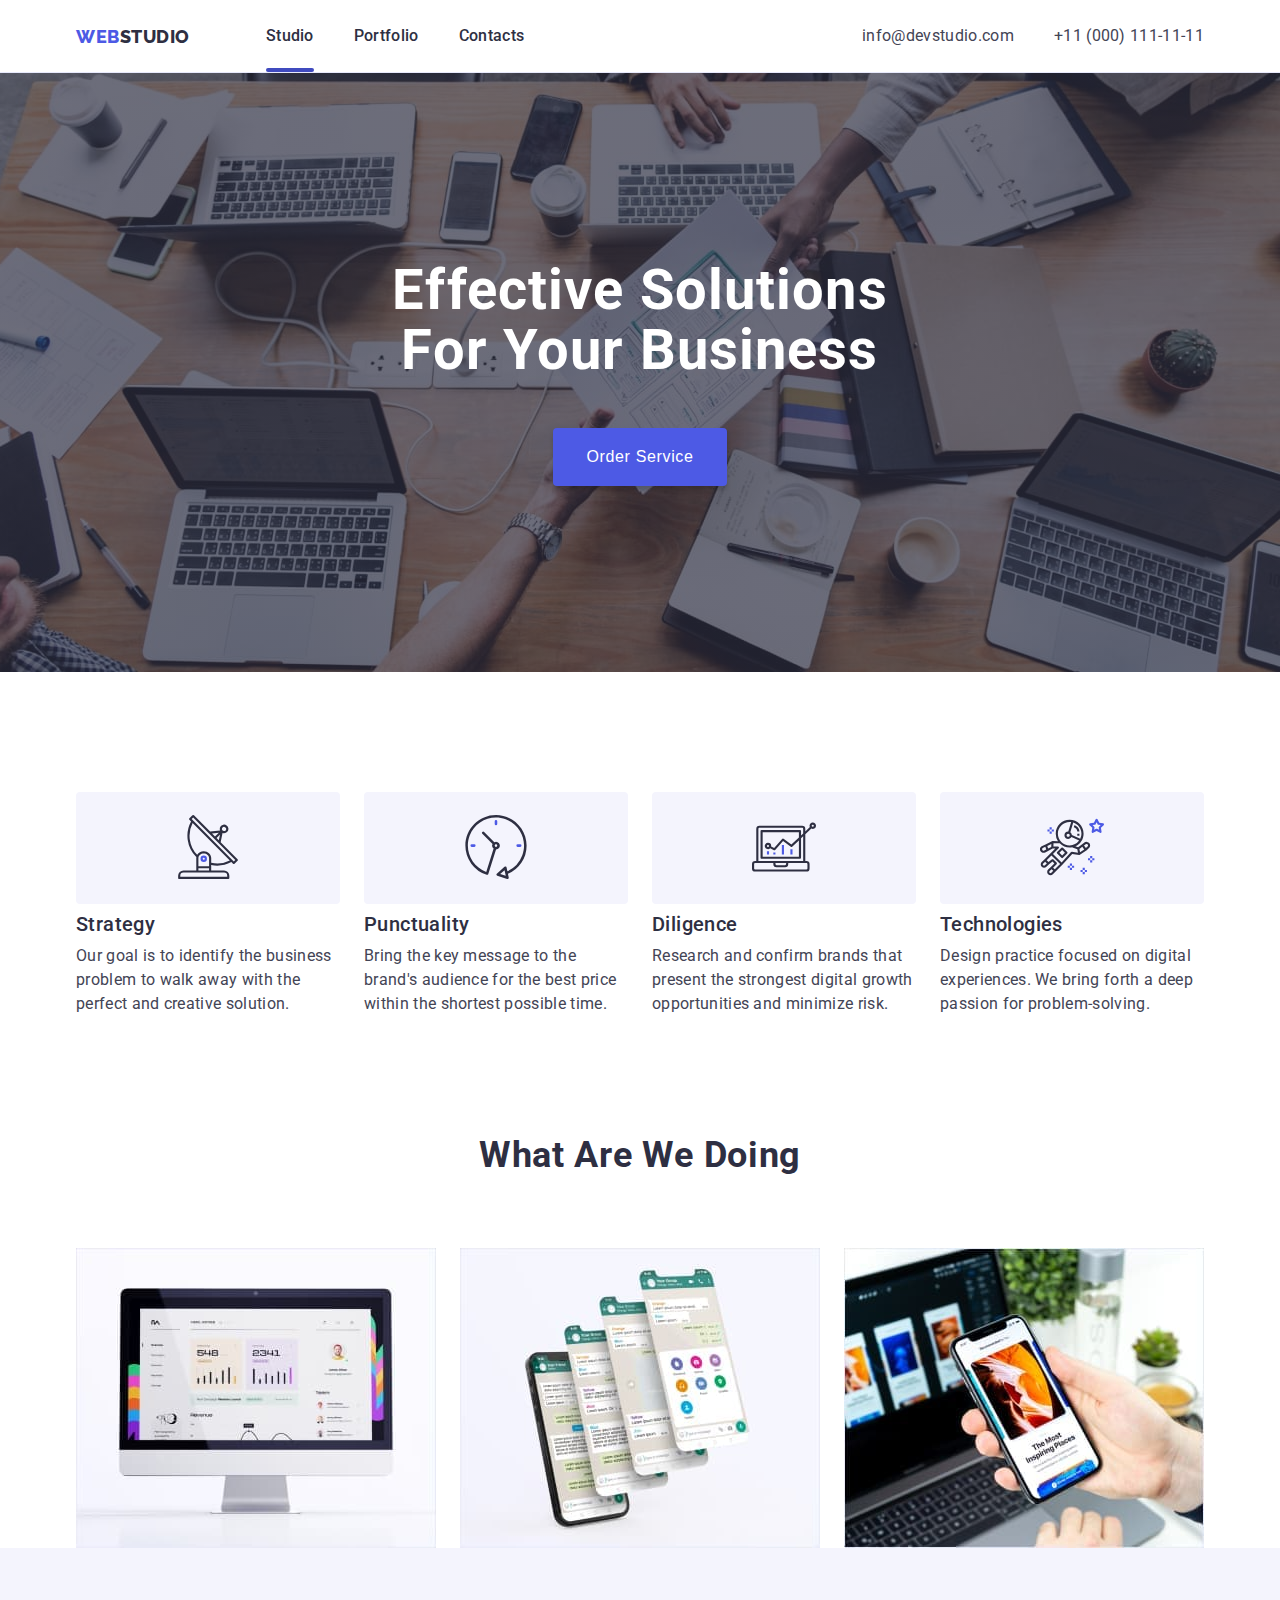
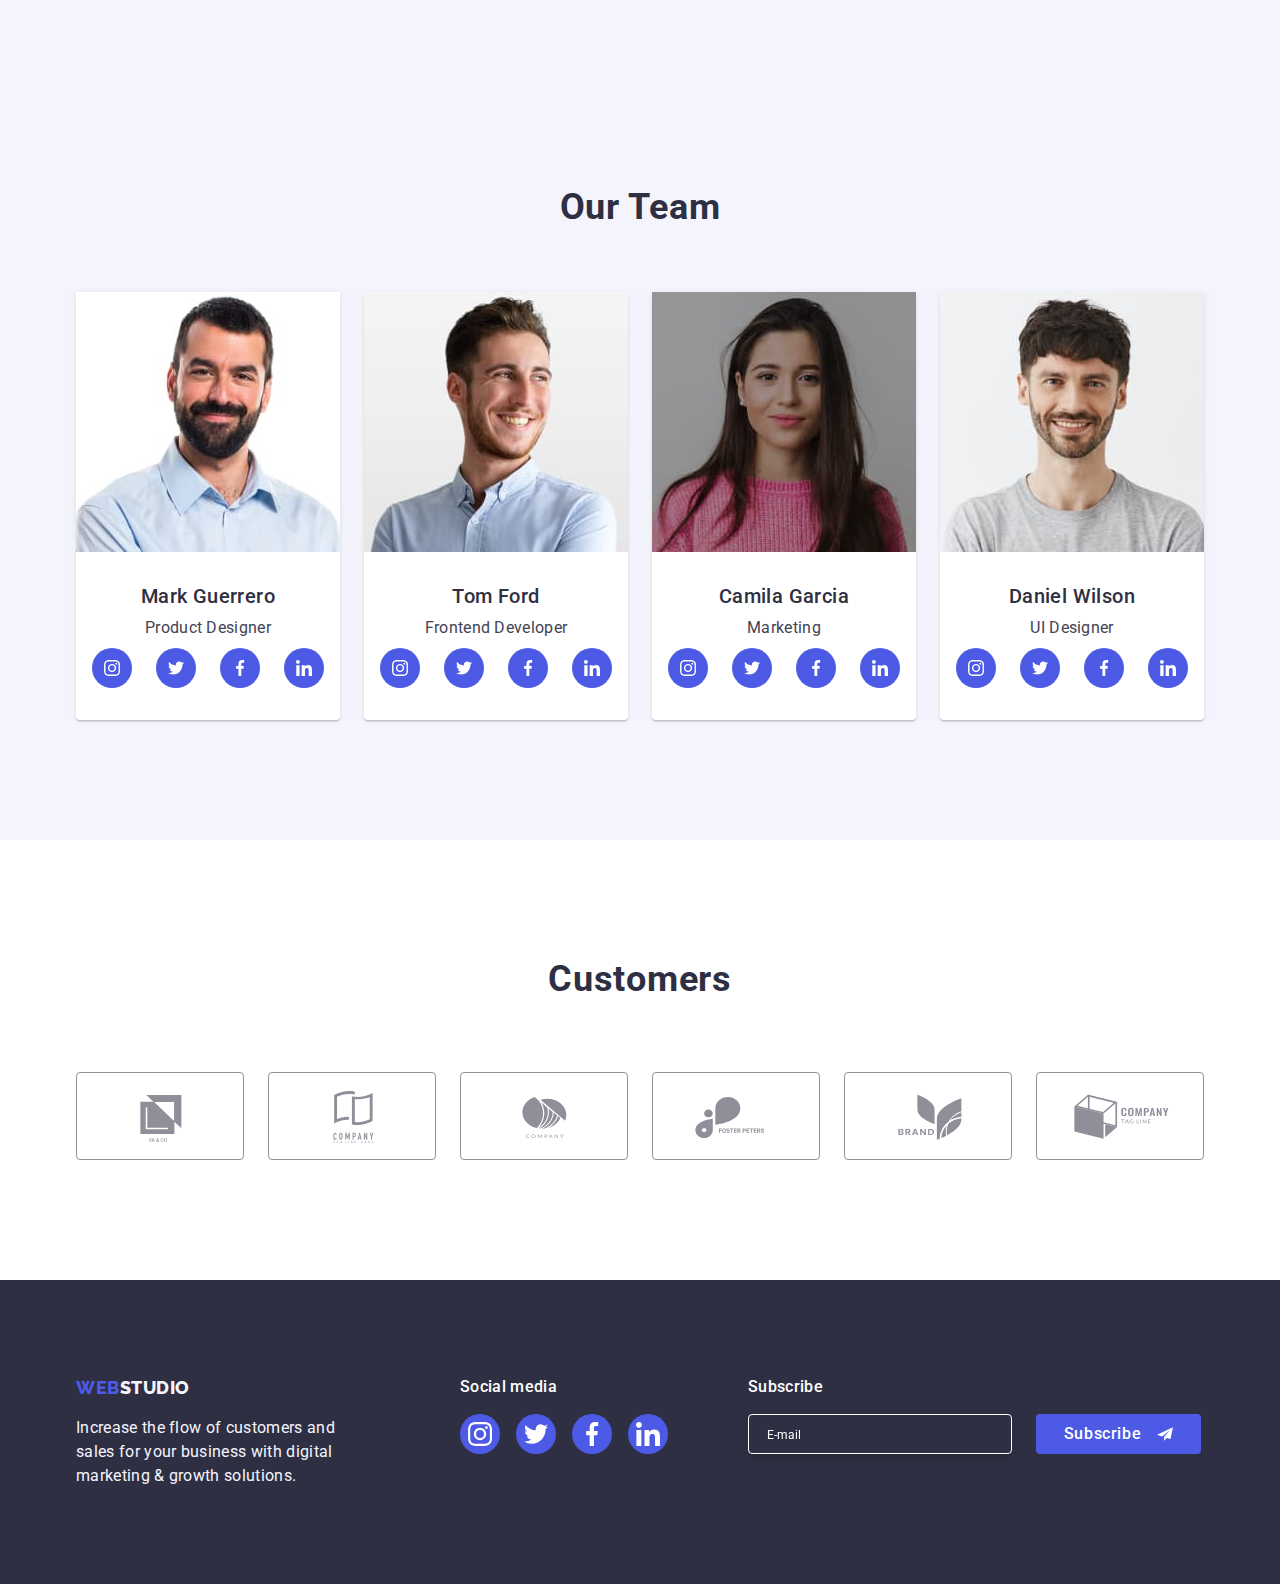
<file: index.html>
<!DOCTYPE html>
<html lang="en">
  <head>
    <meta charset="UTF-8" />
    <meta http-equiv="X-UA-Compatible" content="IE=edge" />
    <meta name="viewport" content="width=device-width, initial-scale=1.0" />
    <title>Document</title>
    <link rel="preconnect" href="https://fonts.googleapis.com" />
    <link rel="preconnect" href="https://fonts.gstatic.com" crossorigin />
    <link
      href="https://fonts.googleapis.com/css2?family=Raleway:wght@800&family=Roboto:wght@400;500;700;900&display=swap"
      rel="stylesheet"
    />
    <link
      rel="stylesheet"
      href="https://cdnjs.cloudflare.com/ajax/libs/modern-normalize/1.1.0/modern-normalize.min.css"
      integrity="sha512-wpPYUAdjBVSE4KJnH1VR1HeZfpl1ub8YT/NKx4PuQ5NmX2tKuGu6U/JRp5y+Y8XG2tV+wKQpNHVUX03MfMFn9Q=="
      crossorigin="anonymous"
      referrerpolicy="no-referrer"
    />
    <link rel="stylesheet" href="./css/styles.css" />
  </head>

  <body>
    <!--HEADER-->
    <header class="header">
      <div class="container header-container">
        <nav class="header-nav">
          <a class="logo link" href="./index.html"
            >Web<span class="header-logo-nav">Studio</span></a
          >
          <ul class="menu list">
            <li class="menu-item">
              <a class="menu-link link current" href="./index.html">Studio</a>
            </li>
            <li class="menu-item">
              <a class="menu-link link" href="./portfolio.html">Portfolio</a>
            </li>
            <li class="menu-item">
              <a class="menu-link link" href="">Contacts</a>
            </li>
          </ul>
        </nav>

        <address class="contact-list">
          <ul class="adress-contact-title list">
            <li class="n4 menu-item">
              <a class="contact link" href="mailto:info@devstudio.com"
                >info@devstudio.com</a
              >
            </li>
            <li class="n5 menu-item">
              <a class="contact link" href="tel:+110001111111"
                >+11 (000) 111-11-11</a
              >
            </li>
          </ul>
        </address>

        <button
          type="button"
          class="mobile-menu-open-button"
          data-mobile-menu-open
        >
          <svg class="mobile-menu-open-icon">
            <use href="./images/icons.svg#mobile-menu-open"></use>
          </svg>
        </button>

        <div
          class="mobile-menu-backdrop mobile-menu-is-hidden"
          data-mobile-menu-modal
        >
          <div class="mobile-menu-modal">
            <button
              class="mobile-menu-close-btn"
              type="button"
              data-mobile-menu-close
            >
              <svg class="mobile-menu-close-icon">
                <use href="./images/icons.svg#close"></use>
              </svg>
            </button>

            <a class="n1 mobile-menu-link link current" href="./index.html"
              >Studio</a
            >
            <a class="n2 mobile-menu-link link" href="./portfolio.html"
              >Portfolio</a
            >
            <a class="n3 mobile-menu-link link" href="./index.html">Contacts</a>

            <a class="mobile-menu-tel link" href="tel:+110001111111"
              >+11 (000) 111-11-11</a
            >
            <a class="mobile-menu-email link" href="mailto:info@devstudio.com"
              >info@devstudio.com</a
            >

            <a class="n1 mobile-menu-soc-item" href="#">
              <svg class="mobile-menu-soc-icon">
                <use href="./images/icons.svg#instagram"></use>
              </svg>
            </a>
            <a class="n2 mobile-menu-soc-item" href="#">
              <svg class="mobile-menu-soc-icon">
                <use href="./images/icons.svg#twitter"></use>
              </svg>
            </a>
            <a class="n3 mobile-menu-soc-item" href="#">
              <svg class="mobile-menu-soc-icon">
                <use href="./images/icons.svg#facebook"></use>
              </svg>
            </a>
            <a class="n4 mobile-menu-soc-item" href="#">
              <svg class="mobile-menu-soc-icon">
                <use href="./images/icons.svg#linkedin"></use>
              </svg>
            </a>
          </div>
        </div>
      </div>
    </header>

    <main>
      <!--HERO-->
      <section class="section-hero">
        <div class="overlay">
          <div class="container container-hero">
            <h1 class="hero-title">
              Effective Solutions <br />
              for Your Business
            </h1>
            <button class="modal-btn" type="button" data-modal-open>
              Order Service
            </button>
          </div>
        </div>

        <div class="backdrop is-hidden" data-modal>
          <div class="modal">
            <form action="./index.html" class="form js-speaker-form">
              <h2 class="modal-name">
                Leave your contacts and we will call you back
              </h2>
              <div>
                <div class="form-field">
                  <label for="name"><span class="name-input">Name</span></label>
                  <input
                    type="text"
                    name="name"
                    id="name"
                    placeholder=""
                    autofocus
                  />
                  <svg class="modal-icon">
                    <use href="./images/icons.svg#person"></use>
                  </svg>
                </div>
                <div class="form-field">
                  <label for="phone"
                    ><span class="name-input">Phone</span></label
                  >
                  <input
                    type="tel"
                    name="phone"
                    id="phone"
                    placeholder=""
                    autofocus
                  />
                  <svg class="modal-icon">
                    <use href="./images/icons.svg#phone"></use>
                  </svg>
                </div>
                <div class="form-field">
                  <label for="email"
                    ><span class="name-input">Email</span></label
                  >
                  <input
                    type="email"
                    name="email"
                    id="email"
                    placeholder=""
                    autofocus
                  />
                  <svg class="modal-icon">
                    <use href="./images/icons.svg#email"></use>
                  </svg>
                </div>
                <div class="form-field comment">
                  <label for="comment"
                    ><span class="name-input">Comment</span></label
                  >
                  <textarea
                    class="textarea"
                    name="comment"
                    id="comment"
                    rows="12"
                    placeholder="Text input"
                    autofocus
                  ></textarea>
                </div>
              </div>

              <label class="checkbox-label">
                <input class="checkbox-input" type="checkbox" name="policy" />
                <span class="checkbox-icon"></span>
                <span class="checkbox-text"
                  >I accept the terms and conditions of the
                  <a href="#" class="policy">Privacy Policy</a></span
                >
              </label>

              <button class="modal-send" type="submit">
                <span class="modal-send-text">Send</span>
              </button>
            </form>

            <button class="modal-close-btn" type="button" data-modal-close>
              <svg class="modal-close-icon">
                <use href="./images/icons.svg#close"></use>
              </svg>
            </button>
          </div>
        </div>
      </section>

      <!--ABOUT-->
      <section class="section-about">
        <div class="container container-about">
          <h2 class="visually-hidden section-about-title">About us</h2>
          <ul class="about-list list">
            <li class="about-item icon-antenna">
              <button class="about-item-button">
                <svg class="about-item-icon">
                  <use href="./images/icons.svg#antenna"></use>
                </svg>
              </button>
              <h3 class="about-item-title">Strategy</h3>
              <p class="about-item-text">
                Our goal is to identify the business problem to walk away with
                the perfect and creative solution.
              </p>
            </li>

            <li class="about-item icon-clock">
              <button class="about-item-button">
                <svg class="about-item-icon">
                  <use href="./images/icons.svg#clock"></use>
                </svg>
              </button>
              <h3 class="about-item-title">Punctuality</h3>
              <p class="about-item-text">
                Bring the key message to the brand's audience for the best price
                within the shortest possible time.
              </p>
            </li>

            <li class="about-item icon-diagram">
              <button class="about-item-button">
                <svg class="about-item-icon">
                  <use href="./images/icons.svg#diagram"></use>
                </svg>
              </button>
              <h3 class="about-item-title">Diligence</h3>
              <p class="about-item-text">
                Research and confirm brands that present the strongest digital
                growth opportunities and minimize risk.
              </p>
            </li>

            <li class="about-item icon-astronaut">
              <button class="about-item-button">
                <svg class="about-item-icon">
                  <use href="./images/icons.svg#astronaut"></use>
                </svg>
              </button>
              <h3 class="about-item-title">Technologies</h3>
              <p class="about-item-text">
                Design practice focused on digital experiences. We bring forth a
                deep passion for problem-solving.
              </p>
            </li>
          </ul>
        </div>
      </section>

      <!--OUR FEATURES-->
      <section class="section-features">
        <div class="container container-features">
          <h2 class="section-features-title">What Are We Doing</h2>
          <ul class="section-features-item list">
            <li class="section-features-card">
              <picture>
                <source
                  srcset="
                    ./images/What_are_we_doing/img1-desktop.jpg    1x,
                    ./images/What_are_we_doing/img1-desktop@2x.jpg 2x
                  "
                  media="(min-width: 1158px)"
                />
                <img
                  class="employee-photo"
                  src=""
                  alt="product"
                  width="360"
                  height="300"
                />
              </picture>
            </li>
            <li class="section-features-card">
              <picture>
                <source
                  srcset="
                    ./images/What_are_we_doing/img2-desktop.jpg    1x,
                    ./images/What_are_we_doing/img2-desktop@2x.jpg 2x
                  "
                  media="(min-width: 1158px)"
                />
                <img
                  class="employee-photo"
                  src=""
                  alt="product"
                  width="360"
                  height="300"
                />
              </picture>
            </li>
            <li class="section-features-card">
              <picture>
                <source
                  srcset="
                    ./images/What_are_we_doing/img3-desktop.jpg    1x,
                    ./images/What_are_we_doing/img3-desktop@2x.jpg 2x
                  "
                  media="(min-width: 1158px)"
                />
                <img
                  class="employee-photo"
                  src=""
                  alt="product"
                  width="360"
                  height="300"
                />
              </picture>
            </li>
          </ul>
        </div>
      </section>

      <!--EMPLOYEES-->
      <!-- <div class="filler1"></div> -->

      <section class="section-employees">
        <div class="container container-team">
          <h2 class="section-employees-name">Our Team</h2>
          <ul class="employees-list list">
            <li class="section-employee-card">
              <picture>
                <source
                  srcset="
                    ./images/Our_Team/team1-desktop.jpg    1x,
                    ./images/Our_Team/team1-desktop@2x.jpg 2x
                  "
                  media="(min-width: 1158px)"
                />
                <source
                  srcset="
                    ./images/Our_Team/team1-tablet.jpg    1x,
                    ./images/Our_Team/team1-tablet@2x.jpg 2x
                  "
                  media="(min-width: 768px)"
                />
                <source
                  srcset="
                    ./images/Our_Team/team1-mobile.jpg    1x,
                    ./images/Our_Team/team1-mobile@2x.jpg 2x
                  "
                  media="(max-width: 767px)"
                />
                <img
                  class="employee-photo"
                  src="./images/Our_Team/team1-desktop.jpg"
                  alt="worker photo"
                  width="264"
                  height="260"
                />
              </picture>

              <div class="team-item-wrap">
                <h3 class="employee">Mark Guerrero</h3>
                <p class="employee-position">Product Designer</p>

                <ul class="team-soc-list list">
                  <li class="team-soc-item">
                    <a class="team-soc-list-icon" href="#">
                      <svg class="soc-icon">
                        <use href="./images/icons.svg#instagram"></use>
                      </svg>
                    </a>
                  </li>
                  <li class="team-soc-item">
                    <a class="team-soc-list-icon" href="#">
                      <svg class="soc-icon">
                        <use href="./images/icons.svg#twitter"></use>
                      </svg>
                    </a>
                  </li>
                  <li class="team-soc-item">
                    <a class="team-soc-list-icon" href="#">
                      <svg class="soc-icon">
                        <use href="./images/icons.svg#facebook"></use>
                      </svg>
                    </a>
                  </li>
                  <li class="team-soc-item">
                    <a class="team-soc-list-icon" href="#">
                      <svg class="soc-icon">
                        <use href="./images/icons.svg#linkedin"></use>
                      </svg>
                    </a>
                  </li>
                </ul>
              </div>
            </li>
            <li class="section-employee-card">
              <picture>
                <source
                  srcset="
                    ./images/Our_Team/team2-desktop.jpg    1x,
                    ./images/Our_Team/team2-desktop@2x.jpg 2x
                  "
                  media="(min-width: 1158px)"
                />
                <source
                  srcset="
                    ./images/Our_Team/team2-tablet.jpg    1x,
                    ./images/Our_Team/team2-tablet@2x.jpg 2x
                  "
                  media="(min-width: 768px)"
                />
                <source
                  srcset="
                    ./images/Our_Team/team2-mobile.jpg    1x,
                    ./images/Our_Team/team2-mobile@2x.jpg 2x
                  "
                  media="(max-width: 767px)"
                />
                <img
                  class="employee-photo"
                  src="./images/Our_Team/team2-desktop.jpg"
                  alt="worker photo"
                  width="264"
                  height="260"
                />
              </picture>

              <div class="team-item-wrap">
                <h3 class="employee">Tom Ford</h3>
                <p class="employee-position">Frontend Developer</p>
                <ul class="team-soc-list list">
                  <li class="team-soc-item">
                    <a class="team-soc-list-icon" href="#">
                      <svg class="soc-icon">
                        <use href="./images/icons.svg#instagram"></use>
                      </svg>
                    </a>
                  </li>
                  <li class="team-soc-item">
                    <a class="team-soc-list-icon" href="#">
                      <svg class="soc-icon">
                        <use href="./images/icons.svg#twitter"></use>
                      </svg>
                    </a>
                  </li>
                  <li class="team-soc-item">
                    <a class="team-soc-list-icon" href="#">
                      <svg class="soc-icon">
                        <use href="./images/icons.svg#facebook"></use>
                      </svg>
                    </a>
                  </li>
                  <li class="team-soc-item">
                    <a class="team-soc-list-icon" href="#">
                      <svg class="soc-icon">
                        <use href="./images/icons.svg#linkedin"></use>
                      </svg>
                    </a>
                  </li>
                </ul>
              </div>
            </li>
            <li class="section-employee-card">
              <picture>
                <source
                  srcset="
                    ./images/Our_Team/team3-desktop.jpg    1x,
                    ./images/Our_Team/team3-desktop@2x.jpg 2x
                  "
                  media="(min-width: 1158px)"
                />
                <source
                  srcset="
                    ./images/Our_Team/team3-tablet.jpg    1x,
                    ./images/Our_Team/team3-tablet@2x.jpg 2x
                  "
                  media="(min-width: 768px)"
                />
                <source
                  srcset="
                    ./images/Our_Team/team3-mobile.jpg    1x,
                    ./images/Our_Team/team3-mobile@2x.jpg 2x
                  "
                  media="(max-width: 767px)"
                />
                <img
                  class="employee-photo"
                  src="./images/Our_Team/team3-desktop.jpg"
                  alt="worker photo"
                  width="264"
                  height="260"
                />
              </picture>

              <div class="team-item-wrap">
                <h3 class="employee">Camila Garcia</h3>
                <p class="employee-position">Marketing</p>
                <ul class="team-soc-list list">
                  <li class="team-soc-item">
                    <a class="team-soc-list-icon" href="#">
                      <svg class="soc-icon">
                        <use href="./images/icons.svg#instagram"></use>
                      </svg>
                    </a>
                  </li>
                  <li class="team-soc-item">
                    <a class="team-soc-list-icon" href="#">
                      <svg class="soc-icon">
                        <use href="./images/icons.svg#twitter"></use>
                      </svg>
                    </a>
                  </li>
                  <li class="team-soc-item">
                    <a class="team-soc-list-icon" href="#">
                      <svg class="soc-icon">
                        <use href="./images/icons.svg#facebook"></use>
                      </svg>
                    </a>
                  </li>
                  <li class="team-soc-item">
                    <a class="team-soc-list-icon" href="#">
                      <svg class="soc-icon">
                        <use href="./images/icons.svg#linkedin"></use>
                      </svg>
                    </a>
                  </li>
                </ul>
              </div>
            </li>
            <li class="section-employee-card">
              <picture>
                <source
                  srcset="
                    ./images/Our_Team/team4-desktop.jpg    1x,
                    ./images/Our_Team/team4-desktop@2x.jpg 2x
                  "
                  media="(min-width: 1158px)"
                />
                <source
                  srcset="
                    ./images/Our_Team/team4-tablet.jpg    1x,
                    ./images/Our_Team/team4-tablet@2x.jpg 2x
                  "
                  media="(min-width: 768px)"
                />
                <source
                  srcset="
                    ./images/Our_Team/team4-mobile.jpg    1x,
                    ./images/Our_Team/team4-mobile@2x.jpg 2x
                  "
                  media="(max-width: 767px)"
                />
                <img
                  class="employee-photo"
                  src="./images/Our_Team/team4-desktop.jpg"
                  alt="worker photo"
                  width="264"
                  height="260"
                />
              </picture>

              <div class="team-item-wrap">
                <h3 class="employee">Daniel Wilson</h3>
                <p class="employee-position">UI Designer</p>
                <ul class="team-soc-list list">
                  <li class="team-soc-item">
                    <a class="team-soc-list-icon" href="#">
                      <svg class="soc-icon">
                        <use href="./images/icons.svg#instagram"></use>
                      </svg>
                    </a>
                  </li>
                  <li class="team-soc-item">
                    <a class="team-soc-list-icon" href="#">
                      <svg class="soc-icon">
                        <use href="./images/icons.svg#twitter"></use>
                      </svg>
                    </a>
                  </li>
                  <li class="team-soc-item">
                    <a class="team-soc-list-icon" href="#">
                      <svg class="soc-icon">
                        <use href="./images/icons.svg#facebook"></use>
                      </svg>
                    </a>
                  </li>
                  <li class="team-soc-item">
                    <a class="team-soc-list-icon" href="#">
                      <svg class="soc-icon">
                        <use href="./images/icons.svg#linkedin"></use>
                      </svg>
                    </a>
                  </li>
                </ul>
              </div>
            </li>
          </ul>
        </div>
      </section>

      <!-- CUSTOMERS -->
      <section class="section-customers">
        <div class="container container-customers">
          <h2 class="customers-title">Customers</h2>
          <ul class="customers-list list">
            <li class="customers-item">
              <a class="customers-link link" href="#">
                <svg class="customers-icon-svg">
                  <use href="./images/icons.svg#Logo"></use>
                </svg>
              </a>
            </li>
            <li class="customers-item">
              <a class="customers-link link" href="#">
                <svg class="customers-icon-svg">
                  <use href="./images/icons.svg#Logo-1"></use>
                </svg>
              </a>
            </li>
            <li class="customers-item">
              <a class="customers-link link" href="#">
                <svg class="customers-icon-svg">
                  <use href="./images/icons.svg#Logo-2"></use>
                </svg>
              </a>
            </li>
            <li class="customers-item">
              <a class="customers-link link" href="#">
                <svg class="customers-icon-svg">
                  <use href="./images/icons.svg#Logo-3"></use>
                </svg>
              </a>
            </li>
            <li class="customers-item">
              <a class="customers-link link" href="#">
                <svg class="customers-icon-svg">
                  <use href="./images/icons.svg#Logo-4"></use>
                </svg>
              </a>
            </li>
            <li class="customers-item">
              <a class="customers-link link" href="#">
                <svg class="customers-icon-svg">
                  <use href="./images/icons.svg#Logo-5"></use>
                </svg>
              </a>
            </li>
          </ul>
        </div>
      </section>
    </main>

    <!--FOOTER-->
    <footer class="footer">
      <div class="container container-footer">
        <div class="footer-1">
          <a class="footer-logo link" href="./index.html"
            >Web<span class="footer-logo-nav">Studio</span></a
          >
          <p class="footer-text">
            Increase the flow of customers and sales for your business with
            digital marketing & growth solutions.
          </p>
        </div>
        <div class="footer-2">
          <h2 class="footer-soc-title">Social media</h2>
          <ul class="footer-soc-list list">
            <li class="footer-soc-item">
              <a class="footer-soc-link" href="#">
                <svg class="footer-soc-icon">
                  <use href="./images/icons.svg#instagram"></use>
                </svg>
              </a>
            </li>
            <li class="footer-soc-item">
              <a class="footer-soc-link" href="#">
                <svg class="footer-soc-icon">
                  <use href="./images/icons.svg#twitter"></use>
                </svg>
              </a>
            </li>
            <li class="footer-soc-item">
              <a class="footer-soc-link" href="#">
                <svg class="footer-soc-icon">
                  <use href="./images/icons.svg#facebook"></use>
                </svg>
              </a>
            </li>
            <li class="footer-soc-item">
              <a class="footer-soc-link" href="#">
                <svg class="footer-soc-icon">
                  <use href="./images/icons.svg#linkedin"></use>
                </svg>
              </a>
            </li>
          </ul>
        </div>

        <div class="footer-3">
          <p class="footer-soc-title">Subscribe</p>
          <div class="footer-31">
            <input
              class="footer-input"
              type="email"
              name="email"
              id="email"
              placeholder="E-mail"
            />
            <button class="footer-button">
              Subscribe

              <svg class="soc-icon footer-svg">
                <use href="./images/icons.svg#frame-3"></use>
              </svg>
            </button>
          </div>
        </div>
      </div>
    </footer>

    <script src="./js/modal.js"></script>
    <script src="./js/mobile-menu.js"></script>
  </body>
</html>
</file>
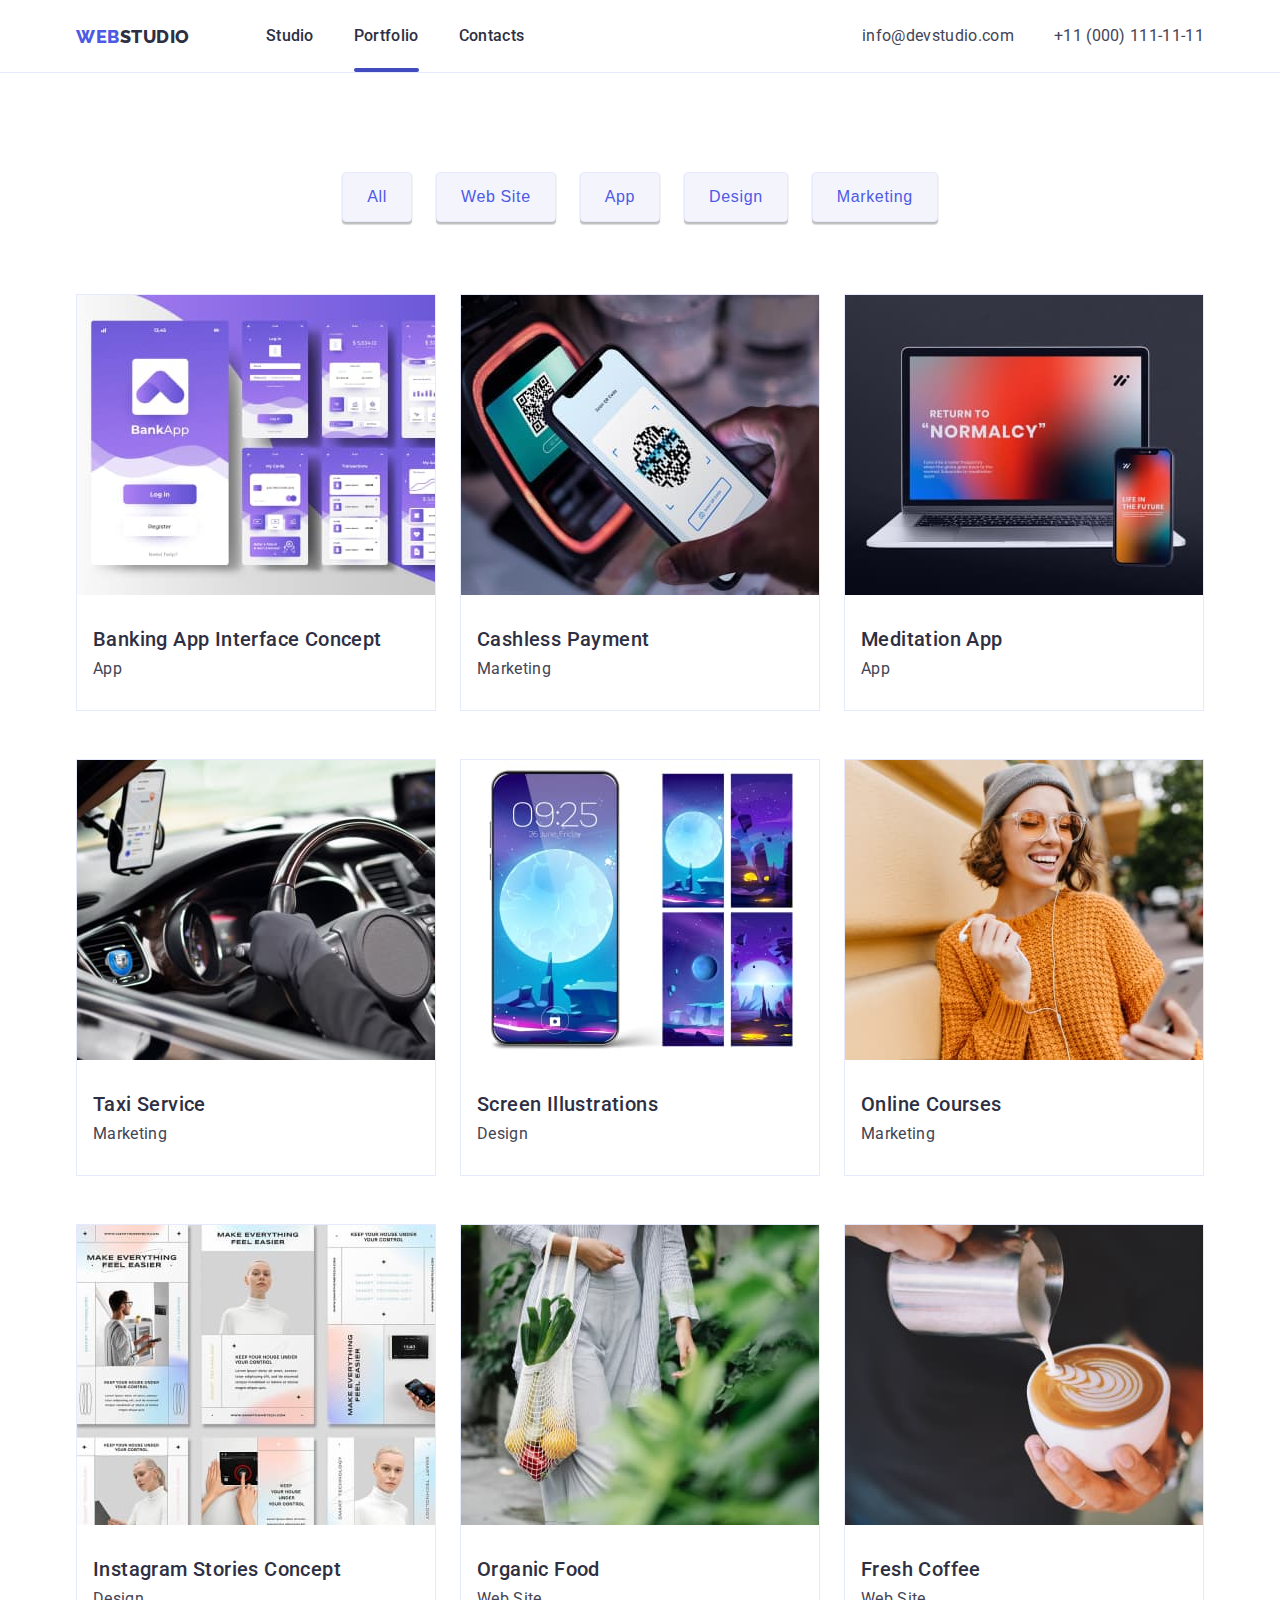
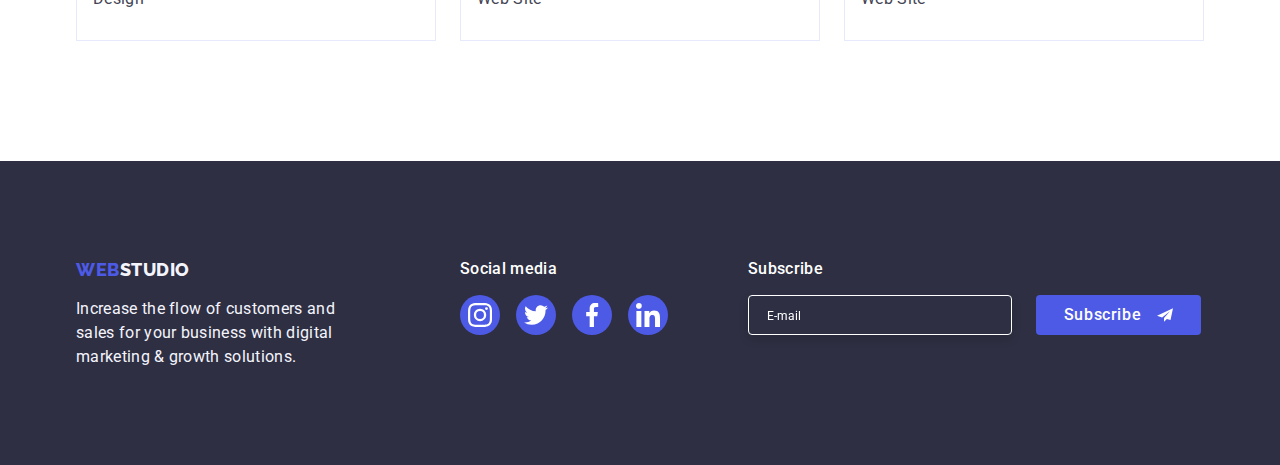
<file: portfolio.html>
<!DOCTYPE html>
<html lang="en">
  <head>
    <meta charset="UTF-8" />
    <meta http-equiv="X-UA-Compatible" content="IE=edge" />
    <meta name="viewport" content="width=device-width, initial-scale=1.0" />
    <title>Document</title>
    <link rel="preconnect" href="https://fonts.googleapis.com" />
    <link rel="preconnect" href="https://fonts.gstatic.com" crossorigin />
    <link
      href="https://fonts.googleapis.com/css2?family=Raleway:wght@800&family=Roboto:wght@400;500;700;900&display=swap"
      rel="stylesheet"
    />
    <link
      rel="stylesheet"
      href="https://cdnjs.cloudflare.com/ajax/libs/modern-normalize/1.1.0/modern-normalize.min.css"
      integrity="sha512-wpPYUAdjBVSE4KJnH1VR1HeZfpl1ub8YT/NKx4PuQ5NmX2tKuGu6U/JRp5y+Y8XG2tV+wKQpNHVUX03MfMFn9Q=="
      crossorigin="anonymous"
      referrerpolicy="no-referrer"
    />
    <link rel="stylesheet" href="./css/styles.css" />
  </head>
  <body>
    <!--HEADER-->
    <header class="header">
      <div class="container header-container">
        <nav class="header-nav">
          <a class="logo link" href="./index.html"
            >Web<span class="header-logo-nav">Studio</span></a
          >
          <ul class="menu list">
            <li class="menu-item">
              <a class="menu-link link" href="./index.html">Studio</a>
            </li>
            <li class="menu-item">
              <a class="menu-link link current" href="./portfolio.html"
                >Portfolio</a
              >
            </li>
            <li class="menu-item">
              <a class="menu-link link" href="">Contacts</a>
            </li>
          </ul>
        </nav>

        <address class="contact-list">
          <ul class="adress-contact-title list">
            <li class="n4 menu-item">
              <a class="contact link" href="mailto:info@devstudio.com"
                >info@devstudio.com</a
              >
            </li>
            <li class="n5 menu-item">
              <a class="contact link" href="tel:+110001111111"
                >+11 (000) 111-11-11</a
              >
            </li>
          </ul>
        </address>

        <button
          type="button"
          class="mobile-menu-open-button"
          data-mobile-menu-open
        >
          <svg class="mobile-menu-open-icon">
            <use href="./images/icons.svg#mobile-menu-open"></use>
          </svg>
        </button>

        <div
          class="mobile-menu-backdrop mobile-menu-is-hidden"
          data-mobile-menu-modal
        >
          <div class="mobile-menu-modal">
            <button
              class="mobile-menu-close-btn"
              type="button"
              data-mobile-menu-close
            >
              <svg class="mobile-menu-close-icon">
                <use href="./images/icons.svg#close"></use>
              </svg>
            </button>

            <a class="n1 mobile-menu-link link" href="./index.html">Studio</a>
            <a class="n2 mobile-menu-link link current" href="./portfolio.html"
              >Portfolio</a
            >
            <a class="n3 mobile-menu-link link" href="./index.html">Contacts</a>

            <a class="mobile-menu-tel link" href="tel:+110001111111"
              >+11 (000) 111-11-11</a
            >
            <a class="mobile-menu-email link" href="mailto:info@devstudio.com"
              >info@devstudio.com</a
            >

            <a class="n1 mobile-menu-soc-item" href="#">
              <svg class="mobile-menu-soc-icon">
                <use href="./images/icons.svg#instagram"></use>
              </svg>
            </a>
            <a class="n2 mobile-menu-soc-item" href="#">
              <svg class="mobile-menu-soc-icon">
                <use href="./images/icons.svg#twitter"></use>
              </svg>
            </a>
            <a class="n3 mobile-menu-soc-item" href="#">
              <svg class="mobile-menu-soc-icon">
                <use href="./images/icons.svg#facebook"></use>
              </svg>
            </a>
            <a class="n4 mobile-menu-soc-item" href="#">
              <svg class="mobile-menu-soc-icon">
                <use href="./images/icons.svg#linkedin"></use>
              </svg>
            </a>
          </div>
        </div>
      </div>
    </header>

    <main>
      <!--MENU PORTFOLIO-->
      <section class="section-filter">
        <div class="container">
          <h1 class="visually-hidden">Portfolio</h1>
          <ul class="filter-list list">
            <li class="filter-list-item">
              <button type="button" class="filter-btn">All</button>
            </li>
            <li class="filter-list-item">
              <button type="button" class="filter-btn">Web Site</button>
            </li>
            <li class="filter-list-item">
              <button type="button" class="filter-btn">App</button>
            </li>
            <li class="filter-list-item">
              <button type="button" class="filter-btn">Design</button>
            </li>
            <li class="filter-list-item">
              <button type="button" class="filter-btn">Marketing</button>
            </li>
          </ul>
        </div>
      </section>

      <section class="section-portfolio">
        <div class="container">
          <ul class="portfolio-list list">
            <li class="portfolio-item">
              <a href="" class="portfolio-link link">
                <div class="box">
                  <!-- <img
                    class="portfolio-img"
                    src="./images/portfolio1/img1.jpg"
                    alt="features_portfolio"
                    width="360"
                    height="300"
                  /> -->

                  <picture>
                    <source
                      srcset="
                        ./images/portfolio/img1-desktop.jpg    1x,
                        ./images/portfolio/img1-desktop@2x.jpg 2x
                      "
                      media="(min-width: 1158px)"
                    />
                    <source
                      srcset="
                        ./images/portfolio/img1-tablet.jpg    1x,
                        ./images/portfolio/img1-tablet@2x.jpg 2x
                      "
                      media="(min-width: 768px)"
                    />
                    <source
                      srcset="
                        ./images/portfolio/img1-mobile.jpg    1x,
                        ./images/portfolio/img1-mobile@2x.jpg 2x
                      "
                      media="(max-width: 767px)"
                    />
                    <img
                      class="employee-photo"
                      src="./images/portfolio/img1-desktop.jpg"
                      alt="photo"
                    />
                  </picture>

                  <div class="portfolio-overlay">
                    <p class="qwe">
                      14 Stylish and User-Friendly App Design Concepts · Task
                      Manager App · Calorie Tracker App · Exotic Fruit Ecommerce
                      App · Cloud Storage App
                    </p>
                  </div>
                </div>

                <h2 class="portfolio-project-title">
                  Banking App Interface Concept
                </h2>
                <p class="portfolio-project-category">App</p>
              </a>
            </li>
            <li class="portfolio-item">
              <a href="" class="portfolio-link link">
                <div class="box">
                  <!-- <img
                    class="portfolio-img"
                    src="./images/portfolio1/img2.jpg"
                    alt="features_portfolio"
                    width="360"
                    height="300"
                  /> -->

                  <picture>
                    <source
                      srcset="
                        ./images/portfolio/img2-desktop.jpg    1x,
                        ./images/portfolio/img2-desktop@2x.jpg 2x
                      "
                      media="(min-width: 1158px)"
                    />
                    <source
                      srcset="
                        ./images/portfolio/img2-tablet.jpg    1x,
                        ./images/portfolio/img2-tablet@2x.jpg 2x
                      "
                      media="(min-width: 768px)"
                    />
                    <source
                      srcset="
                        ./images/portfolio/img2-mobile.jpg    1x,
                        ./images/portfolio/img2-mobile@2x.jpg 2x
                      "
                      media="(max-width: 767px)"
                    />
                    <img
                      class="employee-photo"
                      src="./images/portfolio/img2-desktop.jpg"
                      alt="photo"
                    />
                  </picture>

                  <div class="portfolio-overlay">
                    <p class="qwe">
                      14 Stylish and User-Friendly App Design Concepts · Task
                      Manager App · Calorie Tracker App · Exotic Fruit Ecommerce
                      App · Cloud Storage App
                    </p>
                  </div>
                </div>
                <h2 class="portfolio-project-title text">Cashless Payment</h2>
                <p class="portfolio-project-category text">Marketing</p>
              </a>
            </li>
            <li class="portfolio-item">
              <a href="" class="portfolio-link link">
                <div class="box">
                  <!-- <img
                    class="portfolio-img"
                    src="./images/portfolio1/img3.jpg"
                    alt="features_portfolio"
                    width="360"
                    height="300"
                  /> -->

                  <picture>
                    <source
                      srcset="
                        ./images/portfolio/img3-desktop.jpg    1x,
                        ./images/portfolio/img3-desktop@2x.jpg 2x
                      "
                      media="(min-width: 1158px)"
                    />
                    <source
                      srcset="
                        ./images/portfolio/img3-tablet.jpg    1x,
                        ./images/portfolio/img3-tablet@2x.jpg 2x
                      "
                      media="(min-width: 768px)"
                    />
                    <source
                      srcset="
                        ./images/portfolio/img3-mobile.jpg    1x,
                        ./images/portfolio/img3-mobile@2x.jpg 2x
                      "
                      media="(max-width: 767px)"
                    />
                    <img
                      class="employee-photo"
                      src="./images/portfolio/img3-desktop.jpg"
                      alt="photo"
                    />
                  </picture>

                  <div class="portfolio-overlay">
                    <p class="qwe">
                      14 Stylish and User-Friendly App Design Concepts · Task
                      Manager App · Calorie Tracker App · Exotic Fruit Ecommerce
                      App · Cloud Storage App
                    </p>
                  </div>
                </div>
                <h2 class="portfolio-project-title text">Meditation App</h2>
                <p class="portfolio-project-category text">App</p>
              </a>
            </li>
            <li class="portfolio-item">
              <a href="" class="portfolio-link link">
                <div class="box">
                  <!-- <img
                    class="portfolio-img"
                    src="./images/portfolio1/img4.jpg"
                    alt="features_portfolio"
                    width="360"
                    height="300"
                  /> -->

                  <picture>
                    <source
                      srcset="
                        ./images/portfolio/img4-desktop.jpg    1x,
                        ./images/portfolio/img4-desktop@2x.jpg 2x
                      "
                      media="(min-width: 1158px)"
                    />
                    <source
                      srcset="
                        ./images/portfolio/img4-tablet.jpg    1x,
                        ./images/portfolio/img4-tablet@2x.jpg 2x
                      "
                      media="(min-width: 768px)"
                    />
                    <source
                      srcset="
                        ./images/portfolio/img4-mobile.jpg    1x,
                        ./images/portfolio/img4-mobile@2x.jpg 2x
                      "
                      media="(max-width: 767px)"
                    />
                    <img
                      class="employee-photo"
                      src="./images/portfolio/img4-desktop.jpg"
                      alt="photo"
                    />
                  </picture>

                  <div class="portfolio-overlay">
                    <p class="qwe">
                      14 Stylish and User-Friendly App Design Concepts · Task
                      Manager App · Calorie Tracker App · Exotic Fruit Ecommerce
                      App · Cloud Storage App
                    </p>
                  </div>
                </div>
                <h2 class="portfolio-project-title text">Taxi Service</h2>
                <p class="portfolio-project-category text">Marketing</p>
              </a>
            </li>
            <li class="portfolio-item">
              <a href="" class="portfolio-link link">
                <div class="box">
                  <!-- <img
                    class="portfolio-img"
                    src="./images/portfolio1/img5.jpg"
                    alt="features_portfolio"
                    width="360"
                    height="300"
                  /> -->

                  <picture>
                    <source
                      srcset="
                        ./images/portfolio/img5-desktop.jpg    1x,
                        ./images/portfolio/img5-desktop@2x.jpg 2x
                      "
                      media="(min-width: 1158px)"
                    />
                    <source
                      srcset="
                        ./images/portfolio/img5-tablet.jpg    1x,
                        ./images/portfolio/img5-tablet@2x.jpg 2x
                      "
                      media="(min-width: 768px)"
                    />
                    <source
                      srcset="
                        ./images/portfolio/img5-mobile.jpg    1x,
                        ./images/portfolio/img5-mobile@2x.jpg 2x
                      "
                      media="(max-width: 767px)"
                    />
                    <img
                      class="employee-photo"
                      src="./images/portfolio/img5-desktop.jpg"
                      alt="photo"
                    />
                  </picture>

                  <div class="portfolio-overlay">
                    <p class="qwe">
                      14 Stylish and User-Friendly App Design Concepts · Task
                      Manager App · Calorie Tracker App · Exotic Fruit Ecommerce
                      App · Cloud Storage App
                    </p>
                  </div>
                </div>
                <h2 class="portfolio-project-title text">
                  Screen Illustrations
                </h2>
                <p class="portfolio-project-category text">Design</p>
              </a>
            </li>
            <li class="portfolio-item">
              <a href="" class="portfolio-link link">
                <div class="box">
                  <!-- <img
                    class="portfolio-img"
                    src="./images/portfolio1/img6.jpg"
                    alt="features_portfolio"
                    width="360"
                    height="300"
                  /> -->

                  <picture>
                    <source
                      srcset="
                        ./images/portfolio/img6-desktop.jpg    1x,
                        ./images/portfolio/img6-desktop@2x.jpg 2x
                      "
                      media="(min-width: 1158px)"
                    />
                    <source
                      srcset="
                        ./images/portfolio/img6-tablet.jpg    1x,
                        ./images/portfolio/img6-tablet@2x.jpg 2x
                      "
                      media="(min-width: 768px)"
                    />
                    <source
                      srcset="
                        ./images/portfolio/img6-mobile.jpg    1x,
                        ./images/portfolio/img6-mobile@2x.jpg 2x
                      "
                      media="(max-width: 767px)"
                    />
                    <img
                      class="employee-photo"
                      src="./images/portfolio/img6-desktop.jpg"
                      alt="photo"
                    />
                  </picture>

                  <div class="portfolio-overlay">
                    <p class="qwe">
                      14 Stylish and User-Friendly App Design Concepts · Task
                      Manager App · Calorie Tracker App · Exotic Fruit Ecommerce
                      App · Cloud Storage App
                    </p>
                  </div>
                </div>
                <h2 class="portfolio-project-title text">Online Courses</h2>
                <p class="portfolio-project-category text">Marketing</p>
              </a>
            </li>
            <li class="portfolio-item">
              <a href="" class="portfolio-link link">
                <div class="box">
                  <!-- <img
                    class="portfolio-img"
                    src="./images/portfolio1/img7.jpg"
                    alt="features_portfolio"
                    width="360"
                    height="300"
                  /> -->

                  <picture>
                    <source
                      srcset="
                        ./images/portfolio/img7-desktop.jpg    1x,
                        ./images/portfolio/img7-desktop@2x.jpg 2x
                      "
                      media="(min-width: 1158px)"
                    />
                    <source
                      srcset="
                        ./images/portfolio/img7-tablet.jpg    1x,
                        ./images/portfolio/img7-tablet@2x.jpg 2x
                      "
                      media="(min-width: 768px)"
                    />
                    <source
                      srcset="
                        ./images/portfolio/img7-mobile.jpg    1x,
                        ./images/portfolio/img7-mobile@2x.jpg 2x
                      "
                      media="(max-width: 767px)"
                    />
                    <img
                      class="employee-photo"
                      src="./images/portfolio/img7-desktop.jpg"
                      alt="photo"
                    />
                  </picture>

                  <div class="portfolio-overlay">
                    <p class="qwe">
                      14 Stylish and User-Friendly App Design Concepts · Task
                      Manager App · Calorie Tracker App · Exotic Fruit Ecommerce
                      App · Cloud Storage App
                    </p>
                  </div>
                </div>
                <h2 class="portfolio-project-title text">
                  Instagram Stories Concept
                </h2>
                <p class="portfolio-project-category text">Design</p>
              </a>
            </li>
            <li class="portfolio-item">
              <a href="" class="portfolio-link link">
                <div class="box">
                  <!-- <img
                    class="portfolio-img"
                    src="./images/portfolio1/img8.jpg"
                    alt="features_portfolio"
                    width="360"
                    height="300"
                  /> -->

                  <picture>
                    <source
                      srcset="
                        ./images/portfolio/img8-desktop.jpg    1x,
                        ./images/portfolio/img8-desktop@2x.jpg 2x
                      "
                      media="(min-width: 1158px)"
                    />
                    <source
                      srcset="
                        ./images/portfolio/img8-tablet.jpg    1x,
                        ./images/portfolio/img8-tablet@2x.jpg 2x
                      "
                      media="(min-width: 768px)"
                    />
                    <source
                      srcset="
                        ./images/portfolio/img8-mobile.jpg    1x,
                        ./images/portfolio/img8-mobile@2x.jpg 2x
                      "
                      media="(max-width: 767px)"
                    />
                    <img
                      class="employee-photo"
                      src="./images/portfolio/img8-desktop.jpg"
                      alt="photo"
                    />
                  </picture>

                  <div class="portfolio-overlay">
                    <p class="qwe">
                      14 Stylish and User-Friendly App Design Concepts · Task
                      Manager App · Calorie Tracker App · Exotic Fruit Ecommerce
                      App · Cloud Storage App
                    </p>
                  </div>
                </div>
                <h2 class="portfolio-project-title text">Organic Food</h2>
                <p class="portfolio-project-category text">Web Site</p>
              </a>
            </li>
            <li class="portfolio-item">
              <a href="" class="portfolio-link link">
                <div class="box">
                  <!-- <img
                    class="portfolio-img"
                    src="./images/portfolio1/img9.jpg"
                    alt="features_portfolio"
                    width="360"
                    height="300"
                  /> -->

                  <picture>
                    <source
                      srcset="
                        ./images/portfolio/img9-desktop.jpg    1x,
                        ./images/portfolio/img9-desktop@2x.jpg 2x
                      "
                      media="(min-width: 1158px)"
                    />
                    <source
                      srcset="
                        ./images/portfolio/img9-tablet.jpg    1x,
                        ./images/portfolio/img9-tablet@2x.jpg 2x
                      "
                      media="(min-width: 768px)"
                    />
                    <source
                      srcset="
                        ./images/portfolio/img9-mobile.jpg    1x,
                        ./images/portfolio/img9-mobile@2x.jpg 2x
                      "
                      media="(max-width: 767px)"
                    />
                    <img
                      class="employee-photo"
                      src="./images/portfolio/img9-desktop.jpg"
                      alt="photo"
                    />
                  </picture>

                  <div class="portfolio-overlay">
                    <p class="qwe">
                      14 Stylish and User-Friendly App Design Concepts · Task
                      Manager App · Calorie Tracker App · Exotic Fruit Ecommerce
                      App · Cloud Storage App
                    </p>
                  </div>
                </div>
                <h2 class="portfolio-project-title text">Fresh Coffee</h2>
                <p class="portfolio-project-category text">Web Site</p>
              </a>
            </li>
          </ul>
        </div>
      </section>
    </main>

    <!--FOOTER-->
    <footer class="footer">
      <div class="container container-footer">
        <div class="footer-1">
          <a class="footer-logo link" href="./index.html"
            >Web<span class="footer-logo-nav">Studio</span></a
          >
          <p class="footer-text">
            Increase the flow of customers and sales for your business with
            digital marketing & growth solutions.
          </p>
        </div>
        <div class="footer-2">
          <h2 class="footer-soc-title">Social media</h2>
          <ul class="footer-soc-list list">
            <li class="footer-soc-item">
              <a class="footer-soc-link" href="#">
                <svg class="footer-soc-icon">
                  <use href="./images/icons.svg#instagram"></use>
                </svg>
              </a>
            </li>
            <li class="footer-soc-item">
              <a class="footer-soc-link" href="#">
                <svg class="footer-soc-icon">
                  <use href="./images/icons.svg#twitter"></use>
                </svg>
              </a>
            </li>
            <li class="footer-soc-item">
              <a class="footer-soc-link" href="#">
                <svg class="footer-soc-icon">
                  <use href="./images/icons.svg#facebook"></use>
                </svg>
              </a>
            </li>
            <li class="footer-soc-item">
              <a class="footer-soc-link" href="#">
                <svg class="footer-soc-icon">
                  <use href="./images/icons.svg#linkedin"></use>
                </svg>
              </a>
            </li>
          </ul>
        </div>

        <div class="footer-3">
          <p class="footer-soc-title">Subscribe</p>
          <div class="footer-31">
            <input
              class="footer-input"
              type="email"
              name="email"
              id="email"
              placeholder="E-mail"
            />
            <button class="footer-button">
              Subscribe

              <svg class="soc-icon footer-svg">
                <use href="./images/icons.svg#frame-3"></use>
              </svg>
            </button>
          </div>
        </div>
      </div>
    </footer>
    <script src="./js/mobile-menu.js"></script>
  </body>
</html>
</file>
<file: css/styles.css>
:root {
    --primary-text-color: #2E2F42;
    --title-text-color: #434445;
    --accent-color: #4D5AE5;
    --primary-bg-color: #E7E9FC;
    --transition-duration: 250ms;
    --transition-timing-function: cubic-bezier(0.4, 0, 0.2, 1);
}

/*428px, 768px і 1158px*/

html {
    box-sizing: border-box;
}

*,
*::before,
*::after {
    box-sizing: inherit;
}

body {
    font-family: "Roboto", sans-serif;
    color: #434455;
    background-color: #FFFFFF;
    margin: 0;
    padding-top: 72px;
}

textarea {
    resize: none;
}

:hover,
:focus {
    transition-timing-function: var(--transition-timing-function);
    transition-duration: var(--transition-duration);
}

.list {
    padding: 0;
    margin: 0;
    list-style: none;
}

.link {
    text-decoration: none;
}

a {
    cursor: pointer;
}

.visually-hidden {
    position: absolute;
    width: 1px;
    height: 1px;
    margin: -1px;
    border: 0;
    padding: 0;
    white-space: nowrap;
    clip-path: inset(100%);
    clip: rect(0 0 0 0);
    overflow: hidden;
}

.container {
    /* width: 428px; */
    /* width: calc(100% - 30px); */
    padding-left: 15px;
    padding-right: 15px;
    text-align: center;
    /* margin: 0 auto; */
}
@media screen and (min-width: 428px) {
    .container {
        width: 428px;
        margin: 0 auto;
    }
}
@media screen and (min-width: 768px) {
    .container {
        width: 768px;
    }
}
@media screen and (min-width: 1158px) {
    .container {
        width: 1158px;
    }
}

/*HEADER*/

.header {
    min-height: 70px;
    display: block;
    border-bottom: 1px solid #E7E9FC;
    background-color: #ffffff;
    position: fixed;
    width: 100%;
    top: 0;
    left: 0;
    z-index: 100;
}

.header-container {
    display: flex;
	position: relative;
    z-index: 5;
}


.logo {
    display: inline-block;
    padding-top: 25.5px;
    padding-bottom: 25.5px;
    /* padding-left: 16px; */

    font-family: 'Raleway', sans-serif;
    font-style: ExtraBold;
    font-weight: 800;
    font-size: 18px;
    letter-spacing: 0.03em;
    text-transform: uppercase;
    line-height: 1.17;

    color: #4D5AE5;

    text-decoration: none;
}

.header-logo-nav {
    color: #2E2F42;
}

.logo-nav {
    color: #F4F4FD;
}




.mobile-menu-open-button {
	display: block;
	position: absolute;
	top: 25px;
	right: 20px;
	width: 45px;
	height: 33px;
	border: none;
	background-color: transparent;
}
.mobile-menu-open-icon {
    position: absolute;
    content: "";
    width: 100%;
    height: 100%;
    left: 50%;
    top: 50%;
    transform: translate(-50%, -50%);
    fill: #2E2F42;
}
@media screen and (min-width: 768px) {
	.mobile-menu-open-button {
		display: none;
	}
}

.mobile-menu-backdrop {
    position: fixed;
    top: 0;
    left: 0;
    width: 100%;
    height: 100%;
    background-color: rgba(46, 47, 66, 0.4);
}

.mobile-menu-backdrop.mobile-menu-is-hidden {
    opacity: 0;
    pointer-events: none;
}




.mobile-menu-modal {
    position: absolute;
    /* width: 428px;
    height: 796px; */
    width: 100%;
    height: 100%;
    top: 50%;
    left: 50%;
    transform: translate(-50%, -50%);

    box-shadow: 0px 1px 1px rgba(0, 0, 0, 0.14), 0px 1px 3px rgba(0, 0, 0, 0.12), 0px 2px 1px rgba(0, 0, 0, 0.2);
    border-radius: 4px;

    background-color: #FCFCFC;
    z-index: 1000;
}

.mobile-menu-close-btn {
    position: absolute;
    top: 24px;
    right: 24px;
    width: 24px;
    height: 24px;

    background: #E7E9FC;
    border: 1px solid rgba(0, 0, 0, 0.1);
    border-radius: 50%;
    cursor: pointer;
    padding: 0;
    display: block;
}

.mobile-menu-close-icon {
    position: absolute;
    content: "";
    width: 8px;
    height: 8px;
    color: #2E2F42;
    left: 50%;
    top: 50%;
    transform: translate(-50%, -50%);
    fill: #2E2F42;
}

.mobile-menu-close-btn:hover,
.mobile-menu-close-btn:focus {
    background: #404BBF;
    transition: all var(--transition-duration) var(--transition-timing-function);
}

.mobile-menu-close-btn:hover .mobile-menu-close-icon,
.mobile-menu-close-btn:focus .mobile-menu-close-icon {
    fill: #FFFFFF;
    transition: all var(--transition-duration) var(--transition-timing-function);
}

.mobile-menu-link {
	text-align: left;
    font-family: 'Roboto';
    font-style: normal;
    font-weight: 700;
    font-size: 36px;
    line-height: 40px;
    letter-spacing: 0.02em;
    text-transform: capitalize;
    color: #2E2F42;

    position: absolute;
    left: 40px;
}
.mobile-menu-link.n1 {
    top: 80px;
}
.mobile-menu-link.n2 {
    top: 160px;
}
.mobile-menu-link.n3 {
    top: 240px;
}
.mobile-menu-link.current {
	color: #404BBF;
}

.mobile-menu-tel {
    font-family: 'Roboto';
    font-style: normal;
    font-weight: 700;
    font-size: 36px;
    line-height: 40px;
    letter-spacing: 0.02em;
    text-transform: capitalize;
    color: #4D5AE5;

    position: absolute;
    left: 40px;
    bottom: 192px;
}

.mobile-menu-email {
    font-family: 'Roboto';
    font-style: normal;
    font-weight: 500;
    font-size: 20px;
    line-height: 24px;
    letter-spacing: 0.02em;
    color: #434455;

    position: absolute;
    left: 40px;
    bottom: 128px;
}



.mobile-menu-soc-item {
    width: 40px;
    height: 40px;
    border-radius: 50%;
    background-color: #4D5AE5;
    display: flex;
    align-items: center;
    justify-content: center;

    position: absolute;
    bottom: 40px;
}
.mobile-menu-soc-item.n1 {
    left: 40px;
}
.mobile-menu-soc-item.n2 {
    left: 136px;
}
.mobile-menu-soc-item.n3 {
    left: 232px;
}
.mobile-menu-soc-item.n4 {
    left: 328px;
}

.mobile-menu-soc-icon {
    width: 24px;
    height: 24px;
    fill: #FFFFFF;
}

.mobile-menu-soc-item:hover,
.mobile-menu-soc-item:focus {
    background-color: #404BBF;
    transition: all var(--transition-duration) var(--transition-timing-function);
}




.menu {
    display: none;
    margin-left: 76px;
}
@media screen and (min-width: 768px) {
    .menu {
        display: flex;
    }
}

.menu .menu-item:not(:last-child) {
    margin-right: 40px;
}

.menu .menu-link {
    display: block;
    padding-top: 24px;

    font-weight: 500;
    font-size: 16px;
    line-height: 1.5;
    letter-spacing: 0.02em;
    color: #2E2F42;
}

.menu-link {
    display: block;
    height: 100%;
    padding-bottom: 0;
}

.menu-link::after {
    display: block;
    content: "";
    width: 100%;
    height: 4px;
    margin-bottom: 0;
    background-color: #FFF;
    border: 2px solid transparent;
    border-radius: 2px;
    margin-top: 20px;
}

.menu-link:hover,
.menu-link:focus {
    color: #404bbf;
    transition: all var(--transition-duration) var(--transition-timing-function);
}

.menu-item>.current::after,
.menu-link:hover::after,
.menu-link:focus::after {
    background-color: #404bbf;
    transition: all var(--transition-duration) var(--transition-timing-function);
}

.contact-list {
    margin-left: auto;
    display: none;
}

.header-nav {
    display: flex;
    align-items: center;
}

.adress-contact-title {
    /* margin-left: auto; */
    display: flex;
    text-align: right;
}

@media screen and (min-width: 768px) {
    .menu-item.n4,
    .menu-item.n5 {
        height: 14px;
    }
    .contact-list {
        display: block;
    }
    .adress-contact-title {
        margin: 0;
        display: block;
        padding-top: 16px;
        padding-bottom: 16px;
    }
    .adress-contact-title .n5 {
        margin-top:12px;
    }
    .contact {
        margin-left: auto;
        font-family: 'Roboto';
        font-style: normal;
        font-weight: 400;
        font-size: 12px;
        line-height: 14px;
        letter-spacing: 0.04em;
        color: #434455;
    }
}
@media screen and (min-width: 1158px) {
    .adress-contact-title {
        display: flex;
        padding-top: 24px;
    }
    .adress-contact-title .n5 {
        margin-top: 0px;
    }
    .contact {
        margin-left: auto;
        font-family: 'Roboto';
        font-style: normal;
        font-weight: 400;
        font-size: 16px;
        line-height: 24px;
        letter-spacing: 0.02em;
        color: #434455;    
    }
}

.adress-contact-title .menu-item+.menu-item {
    margin-left: 40px;
}

.contact:hover,
.contact:focus {
    color: #404bbf;
    transition: all var(--transition-duration) var(--transition-timing-function);
}


/* HERO */

.section-hero {
    margin-top: 0;
    margin-bottom: 0;
    background-color: #2E2F42;
}

.overlay {
    /* height: 432px; */
    max-width: 1440px;
    margin-left: auto;
    margin-right: auto;
    background-image: linear-gradient(to right, rgba(46, 47, 66, 0.7), 
        rgba(46, 47, 66, 0.7)), 
        url('../images/logo/office-mobile.jpg');

    background-repeat: no-repeat;
    background-position: center;
    background-size: cover;
}

@media screen and (min-device-pixel-ratio: 2) and (max-width: 427px),
screen and (min-resolution: 192dpi) and (max-width: 427px),
screen and (min-resolution: 2dppx) and (max-width: 427px) {
    .overlay {
        background-image: linear-gradient(to right, rgba(46, 47, 66, 0.7),
                rgba(46, 47, 66, 0.7)),
            url('../images/logo/office-mobile@2x.jpg');
    }
}

@media screen and (min-width: 768px) {
    .overlay {
        background-image: linear-gradient(to right, rgba(46, 47, 66, 0.7),
            rgba(46, 47, 66, 0.7)),
            url('../images/logo/office-tablet.jpg');
    }
}

@media screen and (min-device-pixel-ratio: 2) and (min-width: 768px),
    screen and (min-resolution: 192dpi) and (min-width: 768px),
    screen and (min-resolution: 2dppx) and (min-width: 768px) {
    .overlay {
        background-image: linear-gradient(to right, rgba(46, 47, 66, 0.7),
                rgba(46, 47, 66, 0.7)),
            url('../images/logo/office-tablet@2x.jpg');
    }
}

@media screen and (min-width: 1158px) {
    .overlay {
        background-image: linear-gradient(to right, rgba(46, 47, 66, 0.7),
                rgba(46, 47, 66, 0.7)),
            url('../images/logo/office-desktop.jpg');
    }
}

@media screen and (min-device-pixel-ratio: 2) and (min-width: 1158px),
screen and (min-resolution: 192dpi) and (min-width: 1158px),
screen and (min-resolution: 2dppx) and (min-width: 1158px) {
    .overlay {
        background-image: linear-gradient(to right, rgba(46, 47, 66, 0.7),
                rgba(46, 47, 66, 0.7)),
            url('../images/logo/office-desktop@2x.jpg');
    }
}

.hero-title {
    padding-top: 112px;
    margin-top: 0;
    margin-bottom: 72px;
    
    font-family: 'Roboto';
    font-style: normal;
    font-weight: 700;
    font-size: 36px;
    line-height: 40px;
    text-align: center;
    letter-spacing: 0.02em;
    text-transform: capitalize;
    color: #FFFFFF;
}


.modal-btn {
    font-style: normal;
    font-weight: 500;
    font-size: 16px;
    text-align: center;

    align-items: center;
    letter-spacing: 0.04em;
    cursor: pointer;
    line-height: 1.5;
    border-radius: 4px;
    padding: 16px 32px;
    gap: 10px;
    text-decoration: none;
    display: inline-block;
    box-shadow: 0px 4px 4px rgba(0, 0, 0, 0.15);
    min-width: 169px;
    border: 1px solid transparent;

    color: #FFFFFF;
    background-color: #4D5AE5;
}

.modal-btn:hover,
.modal-btn:focus {
    background-color: #404BBF;
    transition: all var(--transition-duration) var(--transition-timing-function);
}

@media screen and (max-width: 767px) {
    .overlay {
        /* height: 432px; */
    }
    
    .container-hero {
        padding-bottom: 111px;
    }
}

@media screen and (min-width: 768px) {
    .hero-title {
        padding-top: 112px;
        margin-top: 0;
        margin-bottom: 36px;
        font-size: 56px;
        line-height: 60px;
    }
    .overlay {
        /* height: 436px; */
    }
    .container-hero {
        padding-bottom: 111px;
    }
}
@media screen and (min-width: 1158px) {
    .hero-title {
        padding-top: 188px;
        margin-top: 0;
        margin-bottom: 48px;
        font-size: 56px;
        line-height: 60px;
    }
    .overlay {
        /* height: 600px; */
    }
    .container-hero {
        padding-bottom: 186px;
    }
}


.backdrop {
    position: fixed;
    top: 0;
    left: 0;
    width: 100%;
    height: 100%;
    background-color: rgba(46, 47, 66, 0.4);
}

.backdrop.is-hidden {
    opacity: 0;
    pointer-events: none;
}







/* MODAL FORM */

.form {
    padding-top: 72px;
    padding-bottom: 24px;
    /* margin-left: 24px;
    margin-right: 24px; */
    /* margin-top: 16px; */
    border-radius: 4px;
    width: 408px;
    padding-left: 23px;
    padding-right: 25px;
}

.modal-name {
    margin-bottom: 16px;
    margin-top: 0;
    width: 360px;
    height: 24px;
    left: 441px;
    top: 152px;
    font-family: 'Roboto', sans-serif;
    font-weight: 500;
    font-size: 16px;
    line-height: 1.5;

    text-align: center;
    letter-spacing: 0.02em;

    color: #2E2F42;
}

.form-field {
    position: relative;
    margin-bottom: 8px;
    padding: 0;
    position: relative;
}

.form-field label {
    margin-bottom: 4px;

    font-family: 'Roboto', sans-serif;
    font-style: normal;
    font-weight: 400;
    font-size: 12px;
    line-height: 1.17;

    letter-spacing: 0.04em;
    color: #8E8F99;
    outline: none;
}

.name-input {
    display: block;
    margin-bottom: 4px;
}

.form-field input {

    width: 360px;
    height: 40px;
    margin: 0;
    padding-left: 39px;
    border: 1px solid rgba(46, 47, 66, 0.4);
    border-radius: 4px;
    font-size: 18px;
    outline: none;
    background-color: #FCFCFC;
}

.form-field textarea {
    outline: none;
}

.textarea {
    display: flex;
    width: 360px;
    height: 120px;
    left: 0px;

    border: 1px solid rgba(46, 47, 66, 0.4);
    border-radius: 4px;
    background-color: #FCFCFC;
}

.comment {
    position: relative;
    margin-bottom: 16px;
    padding: 0;
    position: relative
}

.form-field textarea::placeholder,
.form-field input::placeholder {
    position: relative;
    padding-left: 16px;
    padding-top: 8px;
    font-family: 'Roboto', sans-serif;
    font-style: normal;
    font-weight: 400;
    font-size: 12px;
    line-height: 1.17;
    letter-spacing: 0.04em;
}

.form-field textarea:focus,
.form-field input:focus {
    border-color: #4D5AE5;
}

.form-field textarea::placeholder {
    color: rgba(46, 47, 66, 0.4);
}

.form-field input:focus~.modal-icon {
    fill: #4D5AE5;
}

.modal-icon {
    fill: #2E2F42;
}

.modal-icon {
    display: inline-block;
    position: absolute;
    content: "";
    width: 18px;
    height: 24px;
    margin-top: 8px;
    margin-bottom: 8px;
    ;
    left: 16px;
    margin-right: 4px;
}

.modal {
    position: absolute;
    /* width: 408px;
    height: 576px; */
    top: 50%;
    left: 50%;
    transform: translate(-50%, -50%);

    box-shadow: 0px 1px 1px rgba(0, 0, 0, 0.14), 0px 1px 3px rgba(0, 0, 0, 0.12), 0px 2px 1px rgba(0, 0, 0, 0.2);
    border-radius: 4px;

    background-color: #FCFCFC;
    z-index: 10;
}

.modal-close-btn {
    position: absolute;
    top: 24px;
    right: 24px;
    width: 24px;
    height: 24px;

    background: #E7E9FC;
    border: 1px solid rgba(0, 0, 0, 0.1);
    border-radius: 50%;
    cursor: pointer;
    padding: 0;
    display: block;
}

.modal-close-icon {
    position: absolute;
    content: "";
    width: 8px;
    height: 8px;
    color: #2E2F42;
    left: 50%;
    top: 50%;
    transform: translate(-50%, -50%);
    fill: #2E2F42;
}

.modal-close-btn:hover,
.modal-close-btn:focus {
    background: #404BBF;
    transition: all var(--transition-duration) var(--transition-timing-function);
}

.modal-close-btn:hover .modal-close-icon,
.modal-close-btn:focus .modal-close-icon {
    fill: #FFFFFF;
    transition: all var(--transition-duration) var(--transition-timing-function);
}

.modal-send {
    margin-top: 24px;
    margin-left: auto;
    margin-right: auto;
    display: flex;
    align-items: center;
    justify-content: center;
    /* text-align: center; */
    width: 169px;
    height: 56px;
    color: #ffffff;
    background: #4D5AE5;
    box-shadow: 0px 4px 4px rgba(0, 0, 0, 0.15);
    border-radius: 4px;
    border: none;
    cursor: pointer;
}

.modal-send-text {
    /* text-align: center; */
    font-family: 'Roboto';
    font-style: normal;
    font-weight: 500;
    font-size: 16px;
    line-height: 24px;
    letter-spacing: 0.04em;
    text-decoration: none;
}




.checkbox-label {
    display: flex;
    align-items: center;
    width: 360px;
}

.checkbox-input {
    position: absolute;
    width: 1px;
    height: 1px;
    margin: -1px;
    border: 0;
    padding: 0;
    clip: rect(0 0 0 0);
    overflow: hidden;
    background-color: #FCFCFC;
}

.checkbox-icon {
    display: inline-block;
    width: 16px;
    height: 16px;
    margin-right: 5px;

    border: 1px solid rgba(46, 47, 66, 0.4);
    border-radius: 2px;
    transition: all var(--transition-duration) var(--transition-timing-function);
}

.checkbox-input:checked+.checkbox-icon {
    border-color: transparent;
    background-color: #404BBF;
    background-image: url('../images/checkbox.svg');
    background-origin: border-box;
    background-repeat: no-repeat;
    background-position: center;

}

.checkbox-text {
    font-family: 'Roboto';
    font-style: normal;
    font-weight: 400;
    font-size: 12px;
    line-height: 14px;
    letter-spacing: 0.04em;
    color: #8E8F99;
}

.policy {
    color: #4D5AE5;
}



/* ABOUT */

.section-about {
    padding-top: 96px;
    margin-top: 0;
    padding-bottom: 0;
    background-color: #FFFFFF;
}

.about-list {
    display: flex;
    flex-wrap: wrap;
    text-align: left;
}

.about-item {
    width: 396px;
    margin-top: 72px;
}

.about-item-button {
    display: none;
}



.about-item-title {
    margin-top: 0;
    margin-bottom: 8px;
    /* padding-bottom: 8px; */

    text-align: center;
    font-family: 'Roboto';
    font-style: normal;
    font-weight: 700;
    font-size: 36px;
    line-height: 40px;
    letter-spacing: 0.02em;
    text-transform: capitalize;
    color: #2E2F42;
}

.about-item-text {
    margin-top: 0;
    margin-bottom: 0;

    font-family: 'Roboto';
    font-style: normal;
    font-weight: 500;
    font-size: 16px;
    line-height: 24px;
    letter-spacing: 0.02em;
    color: #434455;
}

@media screen and (max-width: 767px) {
    .about-item:first-child {
        margin-top: 0;
    }
}

@media screen and (min-width: 768px) and (max-width: 1157px) {
    .about-item-button {
        display: none;
    }
    .about-item {
        width: 356px;
        margin-top: 72px;
    }
    .about-item:nth-child(2n) {
        margin-left: 24px;
    }
    .about-item:nth-child(1),
    .about-item:nth-child(2) {
        margin-top: 0px;
    }
    .about-item-title {
    text-align: left;
    font-family: 'Roboto';
    font-style: normal;
    font-weight: 700;
    font-size: 36px;
    line-height: 40px;
    letter-spacing: 0.02em;
    text-transform: capitalize;
    color: #2E2F42;
    }

    .about-item-text {
        font-family: 'Roboto';
        font-style: normal;
        font-weight: 500;
        font-size: 16px;
        line-height: 24px;
        letter-spacing: 0.02em;
        color: #434455;
    }
}

@media screen and (min-width: 1158px) {
    .section-about {
        padding-top: 120px;
    }
    .about-item {
        width: 264px;
        margin-top: 0px;
        margin-left: 0px;
    }
    .about-item:not(:first-child) {
        margin-left: 24px;
    }
    .about-item-button {
        display: block;
        margin-bottom: 8px;
        padding: 0;
        border: none;
        width: 264px;
        height: 112px;
        background-color: #F4F4FD;
        border-radius: 4px;
    }
    .about-item-icon {
        width: 64px;
        height: 64px;
    }
    .about-item-title {
        text-align: left;
        margin-top: 0;
        margin-bottom: 0;
        margin-bottom: 8px;
        /* font-family: 'Roboto', sans-serif; */
        font-style: normal;
        font-weight: 500;
        font-size: 20px;
        line-height: 24px;
        letter-spacing: 0.02em;
        line-height: 1.2;

        color: #2E2F42;
    }
    .about-item-text {
        max-width: 264px;
        margin-top: 0;
        margin-bottom: 0;

        font-style: normal;
        font-weight: 400;
        font-size: 16px;
        line-height: 24px;
        letter-spacing: 0.02em;
        line-height: 1.5;

        color: #434455;
    }
}



/* FEATURES */

.section-features {
    padding-top: 120px;
    /* padding-bottom: 120px; */
    margin-top: 0;
    margin-bottom: 0;

    background-color: #FFFFFF;
    display: none;
}
@media screen and (min-width: 1158px) {
    .section-features {
        display: block;
    }
}

.section-features-item {

    max-width: 1128px;
    display: flex;
    max-height: 300px;

}

.section-features-item .section-features-card:not(:last-child) {
    margin-right: 24px;
    padding-bottom: 0;
}

.section-features-title {
    margin: 0;
    margin-bottom: 72px;
    font-style: normal;
    font-weight: 700;
    font-size: 36px;
    line-height: 1.11;

    text-align: center;
    letter-spacing: 0.02em;
    text-transform: capitalize;

    color: #2E2F42;
}

.features-photo {
    max-width: 360px;
    height: 300px;
}

@media screen and (max-width: 767px) {
}
@media screen and (min-width: 768px) {
}
@media screen and (min-width: 1158px) {
}


/* OUR TEAM */

.section-employees {
    margin-top: 0;
    margin-bottom: 0;
    background-color: #F4F4FD;
} 

.container-team {
    background-color: #F4F4FD;
}

.section-employees-name {
    margin: 0;
    text-align: center;
    font-style: normal;
    font-weight: 700;
    font-size: 36px;
    line-height: 1.11;

    text-align: center;
    letter-spacing: 0.02em;
    text-transform: capitalize;

    color: #2E2F42;
}

.employees-list {
    text-align: center;
    display: flex;
    flex-wrap: wrap;
}

.section-employee-card {
    padding-bottom: 0;
    margin-bottom: 0;

    background-color: #FFFFFF;

    gap: 32px;

    width: 264px;
    box-shadow: 0px 1px 6px rgba(46, 47, 66, 0.08), 0px 1px 1px rgba(46, 47, 66, 0.16), 0px 2px 1px rgba(46, 47, 66, 0.08);
    border-radius: 0px 0px 4px 4px;
}


.employee-photo {
    display: block;
    padding: 0;
    margin: 0;
}

.team-item-wrap {
    padding-top: 0;

    margin-bottom: 32px;
    margin-top: 0;
}

.employee {
    margin-top: 0;
    margin-bottom: 0;
    padding-bottom: 0px;
    margin-top: 32px;


    font-style: normal;
    font-weight: 500;
    font-size: 20px;
    letter-spacing: 0.02em;
    line-height: 1.2;

    color: #2E2F42;
}

.employee-position {
    margin: 0;
    margin-top: 8px;
    margin-bottom: 8px;

    font-family: 'Roboto';
    font-style: normal;
    font-weight: 400;
    font-size: 16px;
    line-height: 24px;
    text-align: center;
    letter-spacing: 0.02em;
    color: #434455;
}

.employees-list {
    font-style: normal;
    font-weight: 400;
    font-size: 16px;
    letter-spacing: 0.02em;
    line-height: 1.5;

    color: #434455
}


.team-soc-list {
    display: flex;
    justify-content: center;
    gap: 24px;
}

.team-soc-item {
    width: 40px;
    height: 40px;
}

.team-soc-list-icon:hover,
.team-soc-list-icon:focus {
    background-color: #404BBF;
    transition: all var(--transition-duration) var(--transition-timing-function);
}

.team-soc-list-icon {
    width: 100%;
    height: 100%;
    border-radius: 50%;
    background-color: #4D5AE5;
    display: flex;
    align-items: center;
    justify-content: center;
}

.soc-icon {
    width: 16px;
    height: 16px;
    fill: #FFFFFF;
}

                .container-team {
                    display: flex;
                    justify-content: center;
                    align-items: center;
                    flex-direction: column;
                }

@media screen and (max-width: 767px) {
    /* .filler1 {
        height: 96px;
    } */
    .section-employees {
        padding-top: 96px;
    }
	.section-employee-card {
		margin-left: 0px;
        margin-top: 72px;
	}
    .employees-list {
        width: 264px;
        /* margin-top: 72px; */
        /* padding-left: 66px; */
        padding-left: 0;
    }
    .container-team {
        padding-bottom: 96px;
        padding-top: 96px;
    }
}
@media screen and (max-width: 427px) {
    .section-employee-card {
        margin-left: auto;
        margin-right: auto;
    }
}
@media screen and (min-width: 768px) and (max-width: 1157px) {
    /* .filler1 {
        height: 96px;
    } */
    .section-employees {
        padding-top: 96px;
    }
    .section-employee-card:nth-child(2n+1) {
		margin-left: 0px;
	}
    .section-employee-card:nth-child(2n+2) {
        margin-left: 24px;
    }
    .section-employee-card:nth-child(3),
    .section-employee-card:nth-child(4) {
        margin-top: 64px;
    }
    .employees-list {
        width: 552px;
        margin-top: 72px;
        /* padding-left: 93px; */
        padding-left: 0;
    }
    .container-team {
        padding-bottom: 96px;
        padding-top: 96px;
    }
}
@media screen and (min-width: 1158px) {
    /* .filler1 {
        height: 120px;
    } */
    .section-employees {
        padding-top: 120px;
    }
    .section-employee-card {
		margin-left: 24px;
	}
	.section-employee-card:first-child {
		margin-left: 0px;
	}
    .employees-list {
        margin-top: 64px;
    }
    .container-team {
        padding-bottom: 120px;
        padding-top: 120px;
    }
}



/* CUSTOMERS */

.customers-title {
    margin: 0;
    /* padding-bottom: 72px; */
    text-align: center;
    font-style: normal;
    font-weight: 700;
    font-size: 36px;
    line-height: 1.11;

    text-align: center;
    letter-spacing: 0.02em;
    text-transform: capitalize;

    color: #2E2F42;
}

.customers-list {
    display: flex;
    flex-wrap: wrap;
    /* justify-content: center; */
    /* align-items: center;
    text-align: center; */
}

.customers-item {
    width: calc((100% - 120) / 6);
    width: 168px;
    height: 88px;
    display: flex;
    align-items: center;
    justify-content: center;
    cursor: pointer;
}

.customers-link {
    align-items: center;
    width: 100%;
    height: 100%;
    border: 1px solid #8E8F99;
    border-radius: 4px;
    display: flex;
    align-items: center;
    justify-content: center;
}

.customers-icon-svg {
    width: 104px;
    height: 56px;
    fill: #8E8F99;
}

.customers-link:hover .customers-icon-svg,
.customers-link:focus .customers-icon-svg {
    fill: #404BBF;
    transition: all var(--transition-duration) var(--transition-timing-function);
}

.customers-link:hover,
.customers-link:focus {
    outline: none;
    border-color: #404BBF;
    transition: all var(--transition-duration) var(--transition-timing-function);
}

                .container-customers {
                    display: flex;
                    justify-content: center;
                    align-items: center;
                    flex-direction: column;
                }

@media screen and (max-width: 767px) {
    .customers-item {
        width: 190px;
        margin-left: 16px;
        margin-top: 72px;
    }
    
    .customers-item:nth-child(2n+1) {
         margin-left: 0px;
    }
    
    .customers-item:nth-child(1),
    .customers-item:nth-child(2) {
        margin-top: 0;
    }
    
    .customers-list {
        margin-top: 72px;
        padding-left: 0;
    }

    .section-customers {
        padding-bottom: 96px;
        padding-top: 96px;
    }
}
@media screen and (max-width: 427px) {
    .customers-list {
        /* display: block; */
        flex-direction: column;
    }
    .customers-list .customers-item {
        /* margin-left: auto;
        margin-right: auto; */
        margin-left: 0;
    }
    .customers-item:nth-child(2) {
        margin-top: 72px;
    }
}
@media screen and (min-width: 768px) and (max-width: 1157px) {
    .customers-item {
        margin-left: 24px;
        margin-top: 72px;
    }
    .customers-item:nth-child(3n+1) {
        margin-left: 0px;
	}
    .customers-item:nth-child(1),
    .customers-item:nth-child(2),
    .customers-item:nth-child(3) {
        margin-top: 0;
    }
    .customers-list {

        margin-top: 72px;
        width: 552px;
        padding-left: 0px;
    }
    .section-customers {
        padding-bottom: 96px;
        padding-top: 96px;
    }
}
@media screen and (min-width: 1158px) {
    .customers-item {
        margin-left: 24px;
    }
    .customers-item:first-child {
        margin-left: 0px;
	}
    .customers-list {
        margin-top: 72px;
    }
    .section-customers {
        padding-bottom: 120px;
        padding-top: 120px;
    }
}


/*Footer*/

.footer {
    /* padding-top: 101.5px;
    padding-bottom: 100px; */
    margin-top: 0;
    margin-bottom: 0;
    align-items: center;
    background-color: #2E2F42;
}

.container-footer {
    display: block;
}

.footer-1 {
    /* text-align: left; */
}

.footer-logo {
    /* display: inline-block; */
        /* margin-top: 25.5px;
        margin-bottom: 25.5px;
        margin-left: 0px; */
    
        font-family: 'Raleway', sans-serif;
        font-style: ExtraBold;
        font-weight: 800;
        font-size: 18px;
        letter-spacing: 0.03em;
        text-transform: uppercase;
        line-height: 1.17;
    
        color: #4D5AE5;
    
        text-decoration: none;
}

.footer-logo-nav {
    color: #F4F4FD;
}

.footer-text {
    margin-top: 0;
    margin-bottom: 0;

    font-style: normal;
    font-weight: 400;
    font-size: 16px;
    line-height: 1.5;
    letter-spacing: 0.02em;

    color: #F4F4FD;
}

.footer-2 {
	/* width: 234px; */
}

.footer-soc-title {
    /* margin-bottom: 16px; */
    text-align: left;
    margin: 0;
    font-weight: 500;
    font-size: 16px;
    line-height: 1.3;

    letter-spacing: 0.02em;

    color: #FFFFFF;
}

.footer-soc-list {
    display: flex;
    justify-content: center;
    gap: 16px;
}

.footer-soc-item {
    width: 40px;
    height: 40px;
}

.footer-soc-link {
    width: 100%;
    height: 100%;
    border-radius: 50%;
    background-color: #4D5AE5;
    display: flex;
    align-items: center;
    justify-content: center;
}

.footer-soc-link:hover,
.footer-soc-link:focus {
    background-color: #31D0AA;
    transition: all var(--transition-duration) var(--transition-timing-function);
}

.footer-soc-icon {
    width: 24px;
    height: 24px;
    fill: #FFFFFF;
}


.footer-3 {
}

.footer-31 {
    display: block;
}

.footer-input {
    text-align: left;
    color: #ffffff;
    background-color: #2E2F42;
    border: 1px solid #FFFFFF;
    filter: drop-shadow(0px 4px 4px rgba(0, 0, 0, 0.15));
    border-radius: 4px;
    width: 100%;
    height: 40px;
    outline: none;
	z-index: 0;
}

.footer-input::placeholder {
    padding-left: 16px;
    padding-top: 8px;
    padding-bottom: 8px;
    color: #FFFFFF;
    font-family: 'Roboto', sans-serif;
    font-style: normal;
    font-weight: 400;
    font-size: 12px;
    line-height: 24px;
}

.footer-button {
    width: 165px;
    height: 40px;
    font-family: 'Roboto', sans-serif;
    font-weight: 500;
    font-size: 16px;
    line-height: 1.5;
    letter-spacing: 0.04em;
    color: #FFFFFF;
    background-color: #4D5AE5;
    border-radius: 4px;
    display: flex;
    justify-content: center;
    align-items: center;
    outline: none;
    border: none;
    cursor: pointer;
}
.footer-svg {
    margin-left: 16px;
}

@media screen and (max-width: 767px) {
    .footer {
        padding-top: 97.5px;
        padding-bottom: 96px;
    }
    .footer-1 {
        /* text-align: center; */
        width: 268px;
        /* height: 72px; */
        margin-left: auto;
        margin-right: auto;
    }
    .footer-logo {
        text-align: center;
    }
    .footer-text {
        text-align: left;
        margin-top: 17.5px;
    }
    .footer-2 {
        margin-top: 72px;
    }
    .footer-soc-title {
        text-align: center;
    }
    .footer-soc-list {
        margin-top: 16px;
    }
    .footer-3 {
        margin-top: 72px;
    }
    .footer-31 {
        margin-top: 16px;
    }
    .footer-button {
        margin-left: auto;
        margin-right: auto;
        margin-top: 16px;
    }
}

@media screen and (min-width: 768px) and (max-width: 1157px) {
    .footer {
        padding-top: 97.5px;
        padding-bottom: 96px;
    }
    .container-footer {
		display: flex;
	    flex-wrap: wrap;
    	align-content: space-between;
	}
	.footer-1 {
		width: 372px;
        padding-left: 93px;
        text-align: left;
	}
    .footer-text {
        margin-top: 17.5px;
    }
    .footer-2 {
        margin-left: 24px;
    }
    .footer-soc-list {
        margin-top: 16px;
    }
	.footer-3 {
        padding-left: 93px;
        margin-top: 72px;
	}
    .footer-31 {
        margin-top: 16px;
    }
	.footer-31 {
		display: flex;
	}
  	.footer-input {
	    width: 264px;
    }
    .footer-button {
		margin-left: 24px;
	}
}

@media screen and (min-width: 1158px) {
    .footer {
        padding-top: 97.5px;
        padding-bottom: 96px;
    }
    .container-footer {
		display: flex;
	    flex-wrap: nowrap;
    	align-content: space-between;
	}
    .footer-1 {
        width: 264px;
        /* padding-left: 0px; */
        text-align: left;
    }
    .footer-text {
        margin-top: 17.5px;
    }
	.footer-2 {
		margin-left: 120px;
	}
    .footer-soc-list {
        margin-top: 16px;
    }
	.footer-3 {
		margin-left: 80px;
	}
    	.footer-31 {
    	    margin-top: 16px;
    	}
    
    	.footer-31 {
    	    display: flex;
    	}
    
    	.footer-input {
    	    width: 264px;
    	}
    
    	.footer-button {
    	    margin-left: 24px;
    	}
}


/*PORTFOLIO*/

ul {
    margin-top: 0;
    margin-bottom: 0;
}


.section-filter {
    background-color: #FFFFFF;
}

.filter-list {
    display: flex;
    flex-wrap: wrap;
}

.filter-list-item {
    text-align: center;
}

.filter-list-item:not(:first-child) {
    margin-left: 24px;
}

.filter-btn {
    display: block;
    font-style: normal;
    font-weight: 500;
    font-size: 16px;
    align-items: center;
    text-align: center;
    letter-spacing: 0.04em;
    line-height: 1.5;
    text-decoration: none;
    padding: 12px 24px;
    border: 1px solid #E7E9FC;
    border-radius: 4px;
    box-shadow: 0px 3px 1px rgba(0, 0, 0, 0.1),
        0px 2px 1px rgba(0, 0, 0, 0.08),
        0px 2px 2px rgba(0, 0, 0, 0.12);


    color: #4D5AE5;
    background: #F4F4FD;
    cursor: pointer;
}

.filter-list .filter-btn:hover,
.filter-list .filter-btn:focus {
    background-color: #404BBF;
    color: #FFFFFF;
}

@media screen and (max-width: 767px) {
    .section-filter {
        padding-top: 32px;
    }

    .filter-list {
        justify-content: left;
    }

    .filter-list-item {
        padding-top: 16px;
        margin-left: 0;    
    }

    .filter-list-item:not(:first-child) {
        margin-left: 24px;
    }
}

@media screen and (min-width: 768px) and (max-width: 1157px) {
    .section-filter {
        padding-top: 64px;
    }
    
    .filter-list {
        justify-content: center;
    }
    
     .filter-list-item {
        margin-left: 0;
    }
    
    .filter-list-item:not(:first-child) {
        margin-left: 24px;
    }
}

@media screen and (min-width: 1158px) {
    .section-filter {
            padding-top: 100px;
        }
    
        .filter-list {
            justify-content: center;
        }
    
        .filter-list-item {
            margin-left: 0;
        }
    
        .filter-list-item:not(:first-child) {
            margin-left: 24px;
        }
}




.portfolio-list {
    display: flex;
    flex-wrap: wrap;
}

.portfolio-item {
    background: #FFFFFF;
    border: 1px solid #E7E9FC;
}

@media screen and (max-width: 767px) {
    /* .portfolio-list { */
        .section-portfolio {
            padding-top: 48px;
            padding-bottom: 48px;
        }
    
        .portfolio-item {
            width: 396px;
            margin-left: 0px;
            margin-top: 48px;
        }
    
        .portfolio-item {
            margin-left: 0;
        }
    
        .portfolio-item:nth-child(1) {
            margin-top: 0;
        }
}

@media screen and (max-width: 427px) {
    .portfolio-item {
        width: 100%;
    }
}

@media screen and (min-width: 768px) and (max-width: 1157px) {
    /* .portfolio-list { */
    .section-portfolio {
            padding-top: 64px;
            padding-bottom: 96px;
        }
    
        .portfolio-item {
            width: 356px;
            margin-left: 24px;
            margin-top: 72px;
        }
    
        .portfolio-item:nth-child(2n+1) {
            margin-left: 0;
        }
    
        .portfolio-item:nth-child(1),
        .portfolio-item:nth-child(2) {
            margin-top: 0;
        }
}

@media screen and (min-width: 1158px) {
    /* .portfolio-list { */
    .section-portfolio {
        padding-top: 72px;
        padding-bottom: 120px;
    }
    .portfolio-item {
        width: 360px;
        margin-left: 24px;
        margin-top: 48px;
    }

    .portfolio-item:nth-child(3n+1) {
        margin-left: 0;
    }
    .portfolio-item:nth-child(1),
    .portfolio-item:nth-child(2),
    .portfolio-item:nth-child(3) {
        margin-top: 0;
    }
}




.portfolio-item:hover {
    border: 1px solid #F4F4FD;
    box-shadow: 0px 1px 6px rgba(46, 47, 66, 0.08), 0px 1px 1px rgba(46, 47, 66, 0.16), 0px 2px 1px rgba(46, 47, 66, 0.08);
}

.portfolio-link {
    margin-top: 0;
}

.portfolio-img {
    display: block;
    max-width: 100%;
    height: auto;
}

.portfolio-project-title {
    margin-top: 0;
    margin-bottom: 0;
    padding-top: 32px;
    padding-bottom: 8px;
    font-style: normal;
    font-weight: 500;
    font-size: 20px;
    line-height: 1.2;

    letter-spacing: 0.02em;

    color: #2E2F42;
}


.portfolio-project-category {
    margin-top: 0;
    margin-bottom: 0;
    padding-bottom: 32px;
    ;

    font-style: normal;
    font-weight: 400;
    font-size: 16px;
    letter-spacing: 0.02em;

    color: #434455;

}

.portfolio-project-title,
.portfolio-project-category {
    text-align: left;
    padding-left: 16px;
}


/*-------OVERLAY-----------*/

.box {
    position: relative;
    /* width: 360px; */
    /* heigh: 300px; */
    background-color: #4D5AE5;
    opacity: 1;
    overflow: hidden;
}

.portfolio-link:hover .portfolio-overlay,
.portfolio-link:focus .portfolio-overlay {
    transform: translatey(0);
    transition: all var(--transition-duration) var(--transition-timing-function);
}

.portfolio-overlay {
    /*opacity: 0;*/
    position: absolute;
    left: 0;
    top: 0;
    width: 100%;
    height: 100%;
    background-color: #4D5AE5;
    padding-top: 40px;
    padding-left: 32px;
    /*width: 296px;*/

    text-align: left;

    transform: translatey(+101%);
}

.portfolio-overlay>p {
    font-family: 'Roboto', sans-serif;
    font-weight: 400;
    font-size: 16px;
    line-height: 1.3;
    letter-spacing: 0.02em;
    color: #F4F4FD;
    width: 296px;
    height: 96px;
}
</file>
